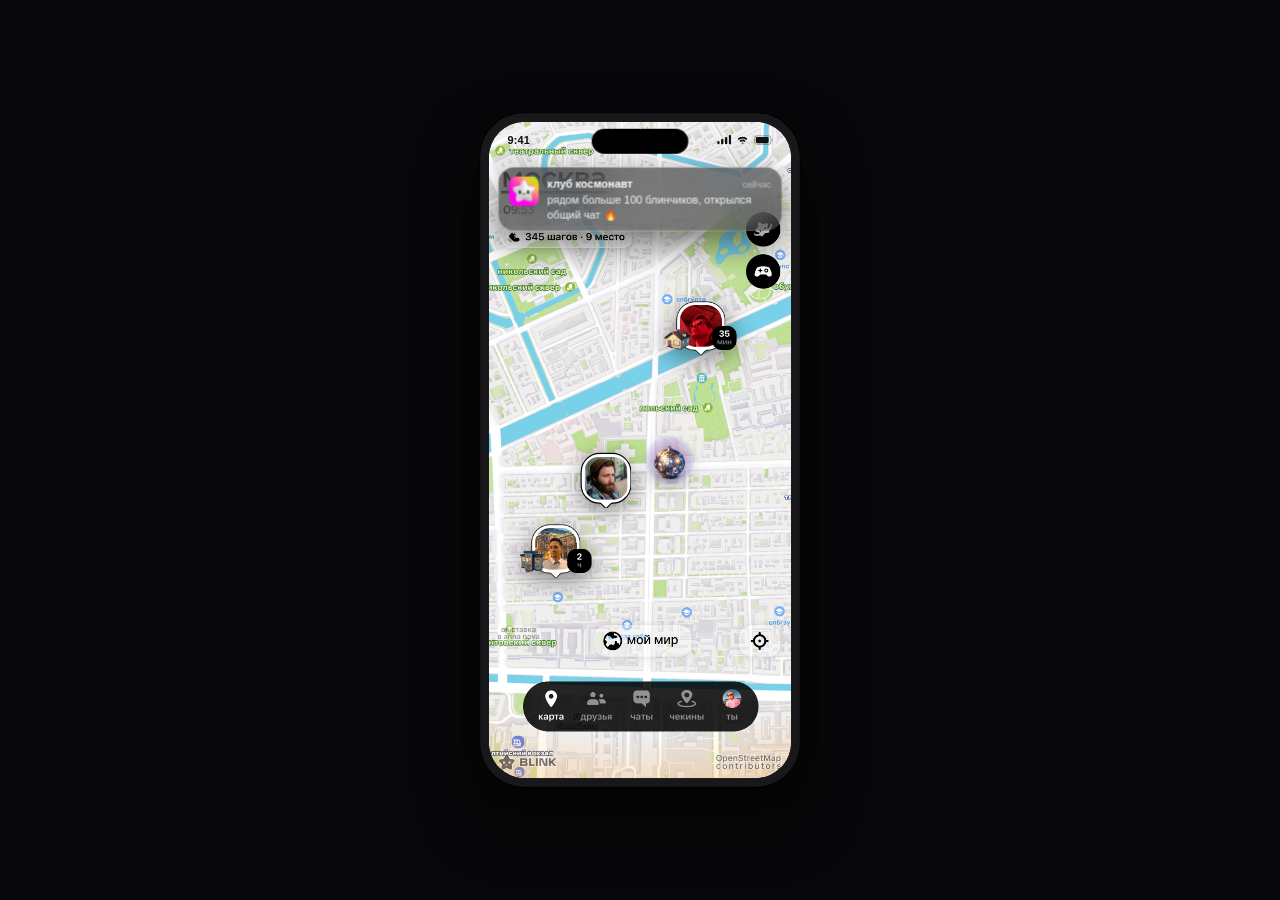
<file: prototypes/f1-events.html>
<!doctype html>
<html lang="ru">
<head>
<meta charset="utf-8" />
<meta name="viewport" content="width=device-width, initial-scale=1" />
<title>blink · чаты событий</title>
<link rel="stylesheet" href="shared.css?v=3" />
<style>
#f1 .f1-ev{display:flex; flex-direction:column; align-items:center}
#f1 .f1-evring{width:64px; height:64px; border-radius:50%; display:flex; align-items:center; justify-content:center; background:radial-gradient(circle, rgba(255,120,200,.5), rgba(140,120,255,.18) 60%, transparent 74%); animation:evpulse 2s ease-in-out infinite}
#f1 .f1-evring img{width:50px; height:50px; filter:drop-shadow(0 4px 12px rgba(0,0,0,.5))}
#f1 .f1-evcnt{margin-top:-2px; background:#fff; color:#000; font-family:var(--font-body); font-weight:800; font-size:12px; padding:3px 10px; border-radius:var(--r-pill); box-shadow:0 4px 12px rgba(0,0,0,.3); white-space:nowrap}
/* friend map pins — finished Pin 1 / Pin 2 graphics (photo + house + time baked in) */
#f1 .f1-imgpin{position:absolute; transform:translate(-50%,-100%); width:112px; height:auto; z-index:4; filter:drop-shadow(0 8px 16px rgba(0,0,0,.45))}
/* invite — matches «Вступление в чат.png» */
#f1 .f1-invite{flex:1; display:flex; flex-direction:column; align-items:center; padding:0 26px; text-align:center}
#f1 .f1-invite .top{flex:1; display:flex; flex-direction:column; align-items:center; justify-content:center; min-height:0}
#f1 .f1-evbadge{width:84px; height:84px; border-radius:24px; background:var(--surface-3); display:flex; align-items:center; justify-content:center}
#f1 .f1-evbadge img{width:52px; height:52px}
#f1 .f1-evtitle{font-size:30px; font-weight:800; letter-spacing:-.6px; text-transform:lowercase; margin:26px 0 6px}
#f1 .f1-evcount{font-size:14px; color:var(--text-muted); font-family:var(--font-body); margin-bottom:24px}
#f1 .f1-cluster{display:flex; justify-content:center; align-items:center; margin-bottom:18px}
#f1 .f1-cluster img{width:54px; height:54px; border-radius:15px; object-fit:cover; margin-left:-10px; box-shadow:0 4px 14px rgba(0,0,0,.45)}
#f1 .f1-cluster img:nth-child(1){margin-left:0; transform:rotate(-6deg)}
#f1 .f1-cluster img:nth-child(2){transform:rotate(3deg)}
#f1 .f1-cluster img:nth-child(3){transform:rotate(-3deg)}
#f1 .f1-cluster img:nth-child(4){transform:rotate(6deg)}
#f1 .f1-already{font-size:13.5px; color:var(--text-muted); font-family:var(--font-body); max-width:280px}
#f1 .f1-already b{color:#fff; font-weight:700}
#f1 .f1-actions{width:100%; display:flex; flex-direction:column; align-items:center; gap:4px; padding-bottom:26px}
/* chat header — SquareButton.svg / SquareButton-1.svg (black squircle, #242424 border) */
#f1 .f1-chat .ah{padding:8px 16px 14px}
#f1 .f1-chbtn{width:46px; height:46px; border-radius:11px; border:2px solid #242424; background:#000; color:#fff; display:flex; align-items:center; justify-content:center; cursor:pointer; flex:none; transition:.12s}
#f1 .f1-chbtn:hover{background:#141414} #f1 .f1-chbtn:active{transform:scale(.94)}
#f1 .f1-chbtn svg{width:20px; height:20px}
#f1 .f1-chttl{flex:1; min-width:0; display:flex; align-items:center; justify-content:center; gap:11px; cursor:pointer}
#f1 .f1-chttl img{width:46px; height:46px; border-radius:50%; object-fit:cover; flex:none}
#f1 .f1-chttl .nm{min-width:0; text-align:left}
#f1 .f1-chttl .nm b{display:block; font-weight:800; font-size:20px; text-transform:lowercase; line-height:1.1; letter-spacing:-.4px; white-space:nowrap}
#f1 .f1-chttl .nm span{font-size:13px; color:var(--text-muted); font-family:var(--font-body)}
/* outgoing bubbles are WHITE (per «текст.png»); incoming are gray #242424 */
#f1 .f1-chat .bubble{border-radius:21px}
#f1 .f1-chat .bubble.me{background:#fff; color:#0a0a0a}
#f1 .f1-chat .row.me .bubble.photo{background:#fff}
#f1 .f1-chat .bubble.in{background:#242424; color:#fff}
#f1 .f1-chat .typing i{background:rgba(255,255,255,.45)}
#f1 .f1-chat .who{color:#fff}
/* chat info / participants */
#f1 .f1-ihead{display:flex; flex-direction:column; align-items:center; padding:10px 16px 16px}
#f1 .f1-gavatar{width:88px; height:88px; border-radius:26px; overflow:hidden; box-shadow:0 8px 24px rgba(0,0,0,.45)}
#f1 .f1-gavatar img{width:100%; height:100%; object-fit:cover}
#f1 .f1-gtitle{font-weight:800; font-size:24px; letter-spacing:-.4px; text-transform:lowercase; margin:14px 0 16px}
#f1 .f1-gbtns{display:flex; gap:14px}
#f1 .f1-gbtn{width:50px; height:50px; border-radius:50%; border:none; background:var(--surface-2); color:#fff; display:flex; align-items:center; justify-content:center; cursor:pointer; transition:.12s}
#f1 .f1-gbtn:active{transform:scale(.94)} #f1 .f1-gbtn svg{width:21px; height:21px}
#f1 .f1-seclabel{display:flex; align-items:center; gap:8px; padding:6px 18px 6px; font-size:13.5px; color:var(--text-muted); text-transform:lowercase}
#f1 .f1-seclabel span{background:var(--surface-3); color:var(--text-soft); font-family:var(--font-body); font-weight:700; font-size:11px; padding:2px 8px; border-radius:var(--r-pill)}
#f1 .f1-prow{display:flex; align-items:center; gap:13px; padding:8px 16px}
#f1 .f1-prow:active{background:rgba(255,255,255,.03)}
#f1 .f1-addrow{cursor:pointer}
#f1 .f1-addic{width:46px; height:46px; border-radius:14px; background:var(--surface-2); display:flex; align-items:center; justify-content:center; flex:none}
#f1 .f1-addic svg{width:22px; height:22px}
#f1 .f1-addrow>span{color:var(--text-soft); font-size:15px}
#f1 .f1-pmeta{flex:1; min-width:0; line-height:1.22}
#f1 .f1-pmeta>b{display:block; font-size:16px; font-weight:700; text-transform:lowercase}
#f1 .f1-pmeta>span{font-size:13px; color:var(--text-muted); font-family:var(--font-body)}
#f1 .f1-mut{display:flex !important; align-items:center; gap:7px}
#f1 .f1-mut .facepile{display:flex}
#f1 .f1-mut .facepile img{width:20px; height:20px; border-radius:50%; border:2px solid #000; margin-left:-7px; object-fit:cover}
#f1 .f1-mut .facepile img:first-child{margin-left:0}
#f1 .f1-locbtn{width:54px; height:38px; border-radius:12px; border:1.5px solid var(--border); background:transparent; color:#fff; display:flex; align-items:center; justify-content:center; cursor:pointer; flex:none}
#f1 .f1-locbtn svg{width:20px; height:20px}
#f1 .f1-addbtn{width:54px; height:42px; border-radius:14px; border:none; background:linear-gradient(135deg,#7fd2ff,#a98bff); display:flex; align-items:center; justify-content:center; cursor:pointer; flex:none; transition:.12s}
#f1 .f1-addbtn:active{transform:scale(.94)} #f1 .f1-addbtn svg{width:21px; height:21px}
#f1 .f1-addbtn.sent{background:var(--surface-3)}
/* composer — elements from input_chat/ (Button_M*, Input_message.svg), per Bottom_bar_messenger.png */
#f1 .f1-loc{flex:none; text-align:center; font-family:var(--font-body); font-size:13.5px; color:var(--text-soft); padding:5px 0 9px; display:flex; align-items:center; justify-content:center; gap:4px}
#f1 .f1-loc svg{width:13px; height:13px; flex:none}
#f1 .f1-comp{flex:none; display:flex; align-items:center; gap:9px; padding:0 12px 14px}
#f1 .f1-aa{width:44px; height:44px; border-radius:14px; border:2px solid rgba(255,255,255,.15); background:rgba(255,255,255,.25); color:#fff; cursor:pointer; flex:none; display:flex; align-items:center; justify-content:center}
#f1 .f1-aa svg{width:26px; height:26px}
#f1 .f1-input{flex:1; min-width:0; height:44px; border-radius:14px; background:rgba(255,255,255,.25); display:flex; align-items:center; padding:0 6px 0 14px; gap:6px; border:2px solid rgba(255,255,255,.15); transition:border-color .15s var(--ease), box-shadow .15s var(--ease)}
#f1 .f1-input:focus-within{border-color:rgba(255,255,255,.38)}
#f1 .f1-input input{flex:1; min-width:0; background:none; border:none; outline:none; color:#fff; font-family:var(--font-body); font-size:16px}
#f1 .f1-input input::placeholder{color:var(--text-placeholder)}
#f1 .f1-stk{width:32px; height:32px; border:none; background:none; color:rgba(255,255,255,.3); display:flex; align-items:center; justify-content:center; cursor:pointer; flex:none}
#f1 .f1-stk svg{width:24px; height:24px}
#f1 .f1-sq{width:44px; height:44px; border-radius:14px; border:2px solid rgba(255,255,255,.15); background:rgba(255,255,255,.25); color:#fff; display:flex; align-items:center; justify-content:center; cursor:pointer; flex:none; transition:.12s}
#f1 .f1-sq svg{width:24px; height:24px}
#f1 .f1-sq:active{transform:scale(.94)}
#f1 .f1-mic.sending{background:#fff}
#f1 .f1-mic.sending .ic-mic{display:none}
#f1 .f1-mic.sending .ic-send{display:block !important}
</style>
</head>
<body class="proto-body">

<div id="f1">
<div class="fproto">
      <div class="phonewrap"><div class="phone"><div class="stage">

        <!-- MAP -->
        <div class="screen active" data-screen="f1-map">
          <div class="notch"></div>
          <div class="sb onmap"><span class="sb-time" style="color:#111">9:41</span><span class="sb-r" data-dark><svg width="18" height="12" viewBox="0 0 18 12" fill="#111"><rect x="0" y="7.5" width="3" height="4.5" rx="1"/><rect x="5" y="5" width="3" height="7" rx="1"/><rect x="10" y="2.5" width="3" height="9.5" rx="1"/><rect x="15" y="0" width="3" height="12" rx="1"/></svg><svg width="17" height="12" viewBox="0 0 17 12" fill="#111"><path d="M8.5 2.2c2.5 0 4.8 1 6.4 2.6l-1.5 1.5A7 7 0 0 0 8.5 4.3 7 7 0 0 0 3.6 6.4L2.1 4.8A9 9 0 0 1 8.5 2.2zm0 3.6c1.6 0 3 .6 4 1.7L11 9A4 4 0 0 0 8.5 7.9 4 4 0 0 0 6 9L4.5 7.5a5.6 5.6 0 0 1 4-1.7zm0 3.4 1.7 1.8H6.8z"/></svg><svg width="26" height="13" viewBox="0 0 26 13" fill="none"><rect x="1" y="1" width="21" height="11" rx="3.2" stroke="#111" stroke-opacity=".45"/><rect x="2.6" y="2.6" width="16.5" height="7.8" rx="1.8" fill="#111"/><path d="M23.6 4.7c.9.3.9 3.3 0 3.6z" fill="#111" fill-opacity=".5"/></svg></span></div>
          <div class="map" style="flex:1">
            <img class="shot" src="../el/map.png" alt=""/>
            <img class="el" src="../el/maptop.png" alt="" style="left:0; top:36px; width:390px"/>

            <!-- friends nearby — finished pin graphics (Pin 1 / Pin 2) -->
            <img class="f1-imgpin" src="../el/pin1.png" alt="" style="left:272px; top:300px"/>
            <img class="f1-imgpin" src="../el/pin2.png" alt="" style="left:86px; top:586px"/>
            <!-- наш пользователь — own pin -->
            <div class="pin" style="left:150px; top:500px; z-index:5"><div class="pin2"><img class="bg" src="../el/pinbg.svg"><img class="ph" src="../assets/faces/av13.jpg"></div></div>

            <!-- EVENT entry (disco icon) right next to your pin -->
            <div class="el tap f1-ev" id="f1enter" data-f1enter style="left:200px; top:402px">
              <div class="f1-evring"><img src="../icon.png" alt="клуб космонавт"/></div>
            </div>

            <!-- iOS push -->
            <div class="push" id="f1push" data-f1enter>
              <img class="appicon" src="../blink-logo.webp" alt=""/>
              <div class="pb">
                <div class="pt"><div class="ptop"><b>клуб космонавт</b><span class="tm">сейчас</span></div><span>рядом больше 100 блинчиков, открылся общий чат 🔥</span></div>
              </div>
            </div>

            <img class="el" src="../el/tools.png" alt="" style="left:0; bottom:140px; width:390px"/>
            <img class="el" src="../el/tabbar.png" alt="" style="left:0; bottom:4px; width:390px"/>
          </div>
        </div>

        <!-- INVITE (redrawn with prototype data, styled per «Вступление в чат») -->
        <div class="screen" data-screen="f1-invite">
          <div class="notch"></div>
          <div class="sb"><span class="sb-time">9:41</span><span class="sb-r"><svg width="18" height="12" viewBox="0 0 18 12" fill="#fff"><rect x="0" y="7.5" width="3" height="4.5" rx="1"/><rect x="5" y="5" width="3" height="7" rx="1"/><rect x="10" y="2.5" width="3" height="9.5" rx="1"/><rect x="15" y="0" width="3" height="12" rx="1"/></svg><svg width="17" height="12" viewBox="0 0 17 12" fill="#fff"><path d="M8.5 2.2c2.5 0 4.8 1 6.4 2.6l-1.5 1.5A7 7 0 0 0 8.5 4.3 7 7 0 0 0 3.6 6.4L2.1 4.8A9 9 0 0 1 8.5 2.2zm0 3.6c1.6 0 3 .6 4 1.7L11 9A4 4 0 0 0 8.5 7.9 4 4 0 0 0 6 9L4.5 7.5a5.6 5.6 0 0 1 4-1.7zm0 3.4 1.7 1.8H6.8z"/></svg><svg width="26" height="13" viewBox="0 0 26 13" fill="none"><rect x="1" y="1" width="21" height="11" rx="3.2" stroke="#fff" stroke-opacity=".45"/><rect x="2.6" y="2.6" width="16.5" height="7.8" rx="1.8" fill="#fff"/><path d="M23.6 4.7c.9.3.9 3.3 0 3.6z" fill="#fff" fill-opacity=".5"/></svg></span></div>
          <div class="f1-invite">
            <div class="top">
              <div class="f1-evbadge"><img src="../icon.png" alt=""/></div>
              <h3 class="f1-evtitle">клуб космонавт</h3>
              <div class="f1-evcount">47 человек</div>
              <div class="f1-cluster">
                <img src="../assets/faces/av47.jpg" alt=""/><img src="../assets/faces/av31.jpg" alt=""/><img src="../assets/faces/av5.jpg" alt=""/><img src="../assets/faces/av68.jpg" alt=""/>
              </div>
              <div class="f1-already">в чатике уже есть <b>лена, тюбик, марк, пётр</b></div>
            </div>
            <div class="f1-actions">
              <button class="cta" data-goto="f1-chat" id="f1join">вступить в чатик</button>
              <button class="textbtn" data-goto="f1-map">отмена</button>
            </div>
          </div>
        </div>

        <!-- CHAT -->
        <div class="screen f1-chat" data-screen="f1-chat">
          <div class="notch"></div>
          <div class="sb"><span class="sb-time">9:41</span><span class="sb-r"><svg width="18" height="12" viewBox="0 0 18 12" fill="#fff"><rect x="0" y="7.5" width="3" height="4.5" rx="1"/><rect x="5" y="5" width="3" height="7" rx="1"/><rect x="10" y="2.5" width="3" height="9.5" rx="1"/><rect x="15" y="0" width="3" height="12" rx="1"/></svg><svg width="17" height="12" viewBox="0 0 17 12" fill="#fff"><path d="M8.5 2.2c2.5 0 4.8 1 6.4 2.6l-1.5 1.5A7 7 0 0 0 8.5 4.3 7 7 0 0 0 3.6 6.4L2.1 4.8A9 9 0 0 1 8.5 2.2zm0 3.6c1.6 0 3 .6 4 1.7L11 9A4 4 0 0 0 8.5 7.9 4 4 0 0 0 6 9L4.5 7.5a5.6 5.6 0 0 1 4-1.7zm0 3.4 1.7 1.8H6.8z"/></svg><svg width="26" height="13" viewBox="0 0 26 13" fill="none"><rect x="1" y="1" width="21" height="11" rx="3.2" stroke="#fff" stroke-opacity=".45"/><rect x="2.6" y="2.6" width="16.5" height="7.8" rx="1.8" fill="#fff"/><path d="M23.6 4.7c.9.3.9 3.3 0 3.6z" fill="#fff" fill-opacity=".5"/></svg></span></div>
          <div class="ah line">
            <button class="f1-chbtn" data-goto="f1-map" aria-label="назад"><svg viewBox="13 13 20 20" fill="none"><path fill-rule="evenodd" clip-rule="evenodd" d="M20.1232 21.3319L31.4792 21.3319C31.9394 21.3319 32.3125 21.705 32.3125 22.1653L32.3125 23.8319C32.3125 24.2922 31.9394 24.6653 31.4792 24.6653L20.1232 24.6653L23.6046 28.1021C23.9322 28.4254 23.9356 28.953 23.6122 29.2805L22.4413 30.4666C22.118 30.7942 21.5904 30.7976 21.2629 30.4742L14.5912 23.8882C14.0955 23.3987 14.0955 22.5985 14.5912 22.109L21.2629 15.5229C21.5904 15.1996 22.118 15.203 22.4413 15.5305L23.6122 16.7166C23.9356 17.0442 23.9322 17.5718 23.6046 17.8951L20.1232 21.3319Z" fill="#fff"/></svg></button>
            <div class="f1-chttl" data-goto="f1-info">
              <img src="../assets/venues/club2.jpg" alt=""/>
              <div class="nm"><b>клуб космонавт</b><span>47 человек · идёт сейчас</span></div>
            </div>
            <button class="f1-chbtn" data-goto="f1-info" aria-label="позвонить"><svg viewBox="13 13 20 20" fill="none"><path fill-rule="evenodd" clip-rule="evenodd" d="M27.7429 25.3302C28.7645 25.8979 29.7867 26.4657 30.8082 27.0334C31.2479 27.2776 31.4408 27.7956 31.2677 28.2681C30.3887 30.6692 27.8146 31.9367 25.3925 31.0527C20.4328 29.2424 16.7565 25.5659 14.946 20.6062C14.062 18.1842 15.3295 15.61 17.7306 14.7311C18.2031 14.5579 18.7212 14.7508 18.9659 15.1905C19.533 16.2121 20.1008 17.2343 20.6685 18.2558C20.9347 18.735 20.8721 19.3039 20.5079 19.7131C20.0309 20.2499 19.5539 20.7866 19.0769 21.3228C20.0951 23.8023 22.1964 25.9036 24.6759 26.9218C25.2121 26.4447 25.7488 25.9678 26.2855 25.4908C26.6954 25.1266 27.2638 25.064 27.7429 25.3301L27.7429 25.3302Z" fill="#fff"/></svg></button>
          </div>
          <div class="msgs" id="f1msgs">
            <div class="daysep">сегодня</div>
            <div class="row in"><img class="av" style="width:28px;height:28px" src="../assets/faces/av47.jpg" alt=""/><div class="col"><span class="who">лена</span><div class="bubble in">вы где? мы у бара слева</div></div></div>
            <div class="row in"><img class="av" style="width:28px;height:28px" src="../assets/faces/av31.jpg" alt=""/><div class="col"><span class="who">тюбик</span><div class="bubble in photo"><img src="../assets/venues/club2.jpg" alt=""/><div class="cap">тут жара 🔥</div></div></div></div>
            <div class="row me"><div class="bubble me">идём, заняли столик у сцены</div></div>
            <div class="row in"><img class="av" style="width:28px;height:28px" src="../assets/faces/av5.jpg" alt=""/><div class="col"><span class="who">марк</span><div class="bubble in">диджей сегодня просто топ 🎧</div></div></div>
            <div class="row in"><img class="av" style="width:28px;height:28px" src="../assets/faces/av68.jpg" alt=""/><div class="col"><span class="who">пётр</span><div class="bubble in big">это лучший сет 🔊</div></div></div>
          </div>
          <div class="f1-loc"><svg viewBox="0 0 24 24" fill="none" stroke="currentColor" stroke-width="2" stroke-linejoin="round"><path d="M12 21s-7-7.6-7-12a7 7 0 0 1 14 0c0 4.4-7 12-7 12z"/><circle cx="12" cy="9" r="2.5"/></svg>космонавт &nbsp;›</div>
          <div class="f1-comp composer">
            <button class="f1-aa" aria-label="формат"><svg viewBox="8 8 28 28" fill="none"><path d="M11.5625 29.291C10.2441 29.291 9.45312 28.5391 9.45312 27.2891C9.45312 26.9277 9.56055 26.4004 9.74609 25.9023L12.9004 17.1914C13.5059 15.4824 14.5312 14.7109 16.1816 14.7109C17.9492 14.7109 18.9648 15.4531 19.5996 17.1914L22.7832 25.9023C22.9785 26.4395 23.0566 26.8301 23.0566 27.2793C23.0566 28.4512 22.1875 29.291 20.9863 29.291C19.7656 29.291 19.1309 28.7344 18.7793 27.3672L18.5352 26.4102H13.9453L13.7012 27.2988C13.3105 28.7148 12.6855 29.291 11.5625 29.291ZM14.7266 23.3242H17.666L16.2012 18.207H16.123L14.7266 23.3242Z" fill="#fff"/><path d="M27.4414 29.2031C25.4785 29.2031 23.8086 27.8555 23.8086 25.9121C23.8086 23.8418 25.4004 22.7188 28.2812 22.543L30.6445 22.3965V21.8691C30.6445 21.1465 30.0977 20.7559 29.3457 20.7559C28.7207 20.7559 28.4082 20.9219 27.7148 21.5566C27.2461 21.9863 26.7383 22.2012 26.1426 22.2012C25.1953 22.2012 24.5215 21.6152 24.5215 20.7852C24.5215 20.541 24.541 20.3848 24.5996 20.1895C25.0098 18.8125 26.875 17.9922 29.5605 17.9922C32.5488 17.9922 34.5508 19.4863 34.5508 21.6738V27.2793C34.5508 28.666 33.7207 29.291 32.5684 29.291C31.5137 29.291 30.7715 28.7734 30.6445 27.6016H30.5664C30 28.6562 28.6914 29.2031 27.4414 29.2031ZM28.9355 26.5273C29.8242 26.5273 30.6445 26.0293 30.6445 25.2383V24.5352L28.9453 24.6523C28.1836 24.7109 27.7539 25.0723 27.7539 25.5996C27.7539 26.1855 28.2324 26.5273 28.9355 26.5273Z" fill="#fff"/></svg></button>
            <div class="f1-input"><input type="text" placeholder="написать…" data-input/>
              <button class="f1-stk" aria-label="стикеры"><svg viewBox="0 0 24 24" fill="none" stroke="currentColor" stroke-width="1.8"><circle cx="12" cy="12" r="9"/><path d="M8.5 14.5s1.3 1.6 3.5 1.6 3.5-1.6 3.5-1.6" stroke-linecap="round"/><circle cx="9" cy="10" r="1" fill="currentColor" stroke="none"/><circle cx="15" cy="10" r="1" fill="currentColor" stroke="none"/></svg></button>
            </div>
            <button class="f1-sq" aria-label="фото"><svg viewBox="8 8 28 28" fill="none"><circle cx="17.5" cy="18" r="2" fill="#fff"/><path d="M21.6903 22.0796L15 31H30L32.5 29.5L26.4221 21.992C25.1927 20.4733 22.8627 20.5164 21.6903 22.0796Z" fill="#fff" clip-path="url(#f1phclip)"/><rect x="12" y="12" width="20" height="20" rx="5" stroke="#fff" stroke-width="2"/><defs><clipPath id="f1phclip"><rect x="13" y="13" width="18" height="18" rx="4"/></clipPath></defs></svg></button>
            <button class="f1-sq f1-mic" data-send aria-label="отправить"><svg class="ic-mic" viewBox="8 8 28 28" fill="none"><path d="M30 23.125C30 26.975 25.85 30.125 22 30.125M22 30.125C18.15 30.125 14 26.975 14 23.125M22 30.125V34.0002" stroke="#fff" stroke-width="2" stroke-linecap="round" stroke-linejoin="round"/><path d="M18 21.9375V15C18 13.3431 19.3431 12 21 12H22.9999C24.6568 12 25.9999 13.3431 25.9999 15V21.9375C25.9999 24.1875 24.1875 26 22 26C19.8125 26 18 24.1375 18 21.9375Z" fill="#fff" stroke="#fff" stroke-width="2" stroke-linecap="round" stroke-linejoin="round"/></svg><svg class="ic-send" viewBox="0 0 24 24" fill="none" stroke="#000" stroke-width="2.3" stroke-linecap="round" stroke-linejoin="round" style="display:none"><path d="M12 19V5M6 11l6-6 6 6"/></svg></button>
          </div>
        </div>

        <!-- CHAT INFO / participants (tap the chat header) -->
        <div class="screen" data-screen="f1-info">
          <div class="notch"></div>
          <div class="sb"><span class="sb-time">9:41</span><span class="sb-r"><svg width="18" height="12" viewBox="0 0 18 12" fill="#fff"><rect x="0" y="7.5" width="3" height="4.5" rx="1"/><rect x="5" y="5" width="3" height="7" rx="1"/><rect x="10" y="2.5" width="3" height="9.5" rx="1"/><rect x="15" y="0" width="3" height="12" rx="1"/></svg><svg width="17" height="12" viewBox="0 0 17 12" fill="#fff"><path d="M8.5 2.2c2.5 0 4.8 1 6.4 2.6l-1.5 1.5A7 7 0 0 0 8.5 4.3 7 7 0 0 0 3.6 6.4L2.1 4.8A9 9 0 0 1 8.5 2.2zm0 3.6c1.6 0 3 .6 4 1.7L11 9A4 4 0 0 0 8.5 7.9 4 4 0 0 0 6 9L4.5 7.5a5.6 5.6 0 0 1 4-1.7zm0 3.4 1.7 1.8H6.8z"/></svg><svg width="26" height="13" viewBox="0 0 26 13" fill="none"><rect x="1" y="1" width="21" height="11" rx="3.2" stroke="#fff" stroke-opacity=".45"/><rect x="2.6" y="2.6" width="16.5" height="7.8" rx="1.8" fill="#fff"/><path d="M23.6 4.7c.9.3.9 3.3 0 3.6z" fill="#fff" fill-opacity=".5"/></svg></span></div>
          <div class="ah">
            <button class="ico" data-goto="f1-chat" aria-label="назад"><svg viewBox="0 0 24 24" fill="none" stroke="#fff" stroke-width="2.2" stroke-linecap="round" stroke-linejoin="round"><path d="M15 18l-6-6 6-6"/></svg></button>
            <div style="flex:1"></div>
            <button class="ico" aria-label="изменить"><svg viewBox="0 0 24 24" fill="none" stroke="#fff" stroke-width="2" stroke-linecap="round" stroke-linejoin="round"><path d="M4 20h4L18.5 9.5a2.1 2.1 0 0 0-3-3L5 17v3z"/></svg></button>
          </div>
          <div class="scroll">
            <div class="f1-ihead">
              <div class="f1-gavatar"><img src="../assets/venues/club2.jpg" alt=""/></div>
              <div class="f1-gtitle">клуб космонавт</div>
              <div class="f1-gbtns">
                <button class="f1-gbtn" aria-label="позвонить"><svg viewBox="0 0 24 24" fill="#fff"><path d="M6.6 10.8c1.4 2.8 3.8 5.2 6.6 6.6l2.2-2.2c.3-.3.7-.4 1-.2 1.1.4 2.4.6 3.6.6.6 0 1 .4 1 1V20c0 .6-.4 1-1 1C10.8 21 3 13.2 3 3.4c0-.6.4-1 1-1h3.5c.6 0 1 .4 1 1 0 1.3.2 2.5.6 3.6.1.4 0 .8-.3 1.1z"/></svg></button>
                <button class="f1-gbtn" aria-label="уведомления"><svg viewBox="0 0 24 24" fill="none" stroke="#fff" stroke-width="2" stroke-linecap="round" stroke-linejoin="round"><path d="M6 9a6 6 0 0 1 12 0c0 4.5 1.8 5.6 1.8 5.6H4.2S6 13.5 6 9z"/><path d="M10 19a2 2 0 0 0 4 0"/></svg></button>
                <button class="f1-gbtn" aria-label="ещё"><svg viewBox="0 0 24 24" fill="#fff"><circle cx="5.5" cy="12" r="1.8"/><circle cx="12" cy="12" r="1.8"/><circle cx="18.5" cy="12" r="1.8"/></svg></button>
              </div>
            </div>
            <div class="f1-seclabel">участники <span>47</span></div>
            <div class="f1-prow f1-addrow">
              <div class="f1-addic"><svg viewBox="0 0 24 24" fill="none" stroke="var(--text-soft)" stroke-width="2" stroke-linecap="round"><circle cx="9" cy="8" r="3.2"/><path d="M3.6 19c.6-3.2 3-5 5.4-5 .9 0 1.8.2 2.5.6"/><path d="M17 11.5v5M14.5 14h5"/></svg></div>
              <span>добавить участника</span>
            </div>
            <div class="f1-prow"><img class="av sq" style="width:46px;height:46px" src="../assets/faces/av16.jpg"><div class="f1-pmeta"><b>sanek</b><span>создал чатик</span></div></div>
            <div class="f1-prow"><img class="av sq" style="width:46px;height:46px" src="../assets/faces/av25.jpg"><div class="f1-pmeta"><b>юльчик</b><span>10 м</span></div><button class="f1-locbtn" aria-label="на карте"><svg viewBox="0 0 24 24" fill="none" stroke="#fff" stroke-width="2" stroke-linecap="round"><circle cx="12" cy="12" r="3.2"/><path d="M12 2.5v3M12 18.5v3M2.5 12h3M18.5 12h3"/></svg></button></div>
            <div class="f1-prow"><img class="av sq" style="width:46px;height:46px" src="../assets/faces/av44.jpg"><div class="f1-pmeta"><b>артём</b><span>12 км</span></div><button class="f1-locbtn" aria-label="на карте"><svg viewBox="0 0 24 24" fill="none" stroke="#fff" stroke-width="2" stroke-linecap="round"><circle cx="12" cy="12" r="3.2"/><path d="M12 2.5v3M12 18.5v3M2.5 12h3M18.5 12h3"/></svg></button></div>
            <div class="f1-prow"><img class="av sq" style="width:46px;height:46px" src="../assets/faces/av50.jpg"><div class="f1-pmeta"><b>ирэн</b><span class="f1-mut"><span class="facepile"><img src="../assets/faces/av23.jpg"><img src="../assets/faces/av5.jpg"><img src="../assets/faces/av31.jpg"></span>+2 · 5 общих</span></div><button class="f1-addbtn" data-add aria-label="добавить"><svg viewBox="0 0 24 24" fill="none" stroke="#000" stroke-width="2" stroke-linecap="round"><circle cx="9" cy="8" r="3.2"/><path d="M3.6 19c.6-3.2 3-5 5.4-5 .9 0 1.8.2 2.5.6"/><path d="M17 11.5v5M14.5 14h5"/></svg></button></div>
            <div class="f1-prow"><img class="av sq" style="width:46px;height:46px" src="../assets/faces/av5.jpg"><div class="f1-pmeta"><b>bezai</b><span class="f1-mut"><span class="facepile"><img src="../assets/faces/av47.jpg"><img src="../assets/faces/av44.jpg"><img src="../assets/faces/av68.jpg"></span>+3 · 6 общих</span></div><button class="f1-addbtn" data-add aria-label="добавить"><svg viewBox="0 0 24 24" fill="none" stroke="#000" stroke-width="2" stroke-linecap="round"><circle cx="9" cy="8" r="3.2"/><path d="M3.6 19c.6-3.2 3-5 5.4-5 .9 0 1.8.2 2.5.6"/><path d="M17 11.5v5M14.5 14h5"/></svg></button></div>
          </div>
        </div>

      </div></div></div>
    </div>
</div>

<script src="shared.js?v=2"></script>
<script>
/* ===== F1: live chat feed ===== */
(function(){
  var root=document.getElementById('f1'); if(!root) return;
  var msgs=root.querySelector('#f1msgs');
  var feed=[
    {s:'in', who:'соня', c:'#c18cff', av:'av33', t:'мы подходим, нас четверо 👋'},
    {s:'in', who:'лена', c:'#5ff780', av:'av47', t:'у бара очередь, берите сразу по две'},
    {s:'in', who:'марк', c:'#6ab2ff', av:'av5', t:'после космонавта идём на крышу, кто с нами?'},
    {s:'in', who:'тюбик', c:'#ff75e1', av:'av31', t:'я в деле 🙌'},
    {s:'in', who:'кира', c:'#ffb269', av:'av23', t:'нашла столик у колонок, го к нам'}
  ];
  var i=0, started=false, timer=null;
  function appendTyping(f){
    var row=document.createElement('div'); row.className='row in'; row.dataset.tmp='1';
    row.innerHTML='<img class="av" style="width:28px;height:28px" src="../assets/faces/'+f.av+'.jpg"><div class="col"><div class="bubble in" style="padding:0"><div class="typing"><i></i><i></i><i></i></div></div></div>';
    msgs.appendChild(row); msgs.scrollTop=msgs.scrollHeight; return row;
  }
  function bubbleHtml(f){
    if(f.s==='me'){
      if(f.photo) return '<div class="row me msg-enter"><div class="bubble me photo"><img src="'+f.photo+'"></div></div>';
      return '<div class="row me msg-enter"><div class="bubble me">'+f.t+'</div></div>';
    }
    var inner = f.photo ? '<div class="bubble in photo"><img src="'+f.photo+'"></div>' : '<div class="bubble in">'+f.t+'</div>';
    return '<div class="row in msg-enter"><img class="av" style="width:28px;height:28px" src="../assets/faces/'+f.av+'.jpg"><div class="col"><span class="who">'+f.who+'</span>'+inner+'</div></div>';
  }
  function step(){
    if(i>=feed.length){ return; }            // one batch only — no loop, no duplicates
    var f=feed[i++];
    var tr=appendTyping(f);
    timer=setTimeout(function(){
      tr.remove();
      msgs.insertAdjacentHTML('beforeend', bubbleHtml(f));
      msgs.scrollTop=msgs.scrollHeight;
      timer=setTimeout(step, 2600);
    }, 1100);
  }
  function start(){ if(started) return; started=true; timer=setTimeout(step, 1500); }

  // joined flow: entry opens invite first; once joined, it opens the chat directly
  var phone=root.querySelector('.phone'); var joined=false;
  var join=root.querySelector('#f1join');
  if(join) join.addEventListener('click', function(){ joined=true; start(); });
  root.querySelectorAll('[data-f1enter]').forEach(function(el){
    el.addEventListener('click', function(){ window.Proto.show(phone, joined ? 'f1-chat' : 'f1-invite'); });
  });
  var chat=root.querySelector('[data-screen="f1-chat"]');
  new MutationObserver(function(){ if(chat.classList.contains('active')) start(); }).observe(chat,{attributes:true,attributeFilter:['class']});

  // participants add-friend buttons -> check
  root.addEventListener('click', function(e){
    var a=e.target.closest('.f1-addbtn'); if(a && !a.classList.contains('sent')){ a.classList.add('sent');
      a.innerHTML='<svg viewBox="0 0 24 24" fill="none" stroke="#5ff780" stroke-width="2.6" stroke-linecap="round" stroke-linejoin="round"><path d="M5 12l4 4 10-11"/></svg>'; }
  });

  // composer mic <-> send toggle
  var cinput=root.querySelector('[data-screen="f1-chat"] [data-input]');
  var mic=root.querySelector('.f1-mic');
  function syncMic(){ if(cinput&&mic) mic.classList.toggle('sending', cinput.value.trim().length>0); }
  if(cinput) cinput.addEventListener('input', syncMic);
  if(mic) mic.addEventListener('click', function(){ setTimeout(syncMic, 0); });

  // push: replay the drop-in when F1 scrolls into view
  var push=root.querySelector('#f1push');
  if(push && 'IntersectionObserver' in window){
    new IntersectionObserver(function(es){ es.forEach(function(en){ if(en.isIntersecting){ push.classList.remove('replay'); void push.offsetWidth; push.classList.add('replay'); } }); }, {threshold:.35}).observe(phone);
  }
})();
</script>
</body>
</html>
</file>
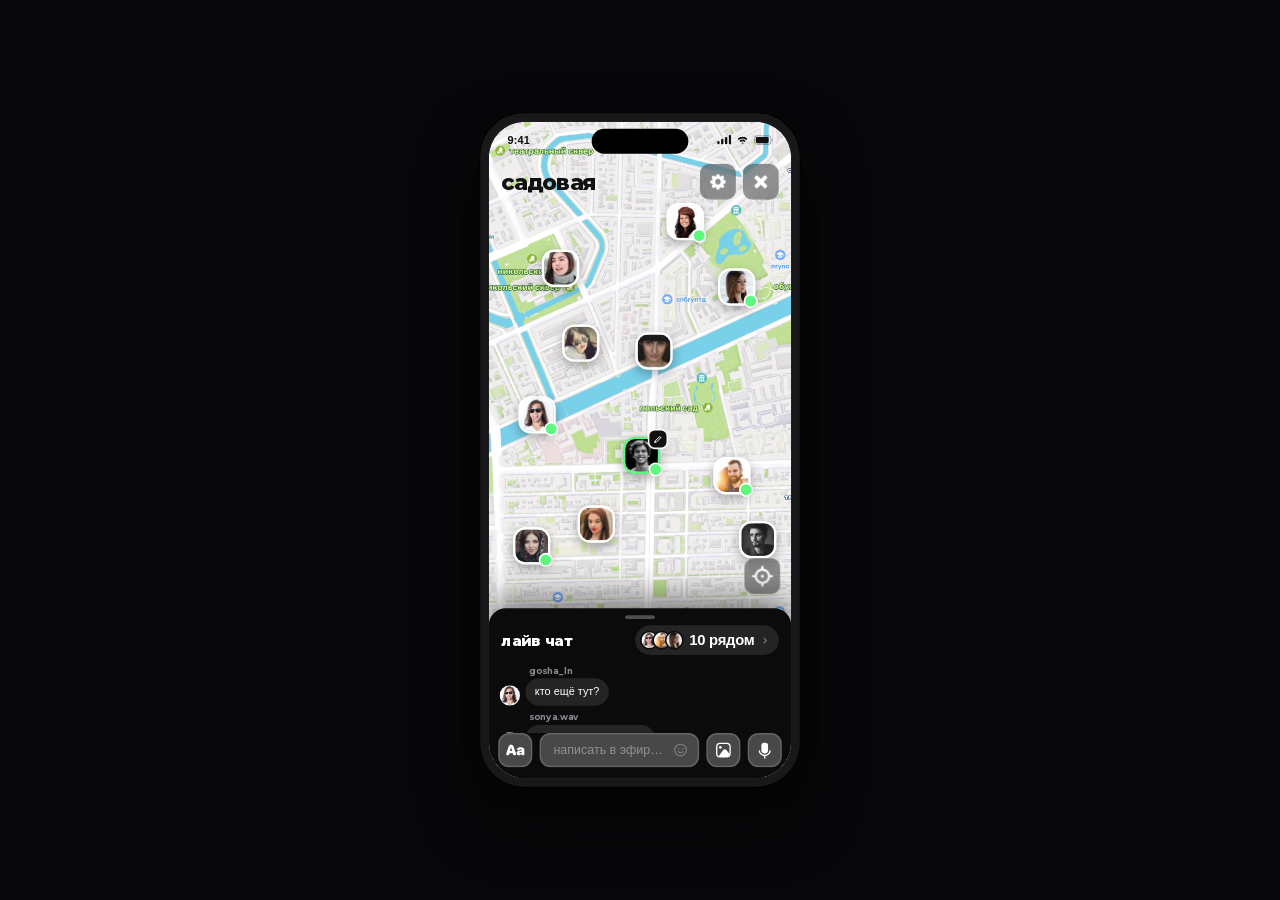
<file: prototypes/f3-people.html>
<!doctype html>
<html lang="ru">
<head>
<meta charset="utf-8" />
<meta name="viewport" content="width=device-width, initial-scale=1" />
<title>blink · люди рядом</title>
<link rel="stylesheet" href="shared.css?v=4" />
<style>
/* ===== F3 — люди рядом (карта + лента) ===== */

/* pannable world: map + pins */
#f3 .f3-world{position:absolute; inset:0; z-index:1}
#f3 .f3-world.anim{transition:transform .55s var(--ease)}
#f3 .f3-mapimg{position:absolute; inset:0; width:100%; height:100%; object-fit:cover; object-position:50% 30%}

/* person pin — squircle avatar + white 2-line status bubble (Pin + status.png) */
#f3 .f3-p{position:absolute; transform:translate(-50%,-100%); display:flex; flex-direction:column; align-items:center; z-index:4; cursor:pointer; transition:opacity .35s var(--ease), transform .35s var(--ease)}
#f3 .f3-p .bub{position:relative; width:max-content; max-width:148px; background:#fff; color:#111; font-family:var(--font-body); font-size:11.5px; font-weight:600; line-height:1.28; padding:7px 11px; border-radius:14px; text-align:center; box-shadow:0 6px 16px rgba(0,0,0,.28); margin-bottom:9px;
  display:-webkit-box; -webkit-line-clamp:2; -webkit-box-orient:vertical; overflow:hidden}
#f3 .f3-p .bub::after{content:""; position:absolute; left:50%; bottom:-5px; transform:translateX(-50%); width:0;height:0; border-left:6px solid transparent; border-right:6px solid transparent; border-top:6px solid #fff}
#f3 .f3-p .avw{position:relative}
#f3 .f3-p .sq{width:48px; height:48px; border-radius:16px; object-fit:cover; border:3px solid #fff; box-shadow:0 5px 14px rgba(0,0,0,.3); display:block; background:#ddd}
#f3 .f3-p.online .avw::after{content:""; position:absolute; right:-3px; bottom:-3px; width:14px; height:14px; border-radius:50%; background:var(--green); border:2.5px solid #fff}
#f3 .f3-p.you .sq{border-color:var(--green)}
#f3 .f3-p.you{z-index:5}
#f3 .f3-p.you .bub{background:var(--green); box-shadow:0 6px 18px rgba(95,247,128,.35)}
#f3 .f3-p.you .bub::after{border-top-color:var(--green)}
#f3 .f3-p .ttl{position:absolute; left:50%; transform:translateX(-50%); bottom:-9px; background:#111; color:#fff; font-family:var(--font-body); font-size:9.5px; font-weight:700; padding:2px 7px; border-radius:8px; white-space:nowrap; border:1.5px solid #fff}
#f3 .f3-edit{position:absolute; right:-10px; top:-10px; width:26px; height:26px; border-radius:9px; background:#111; border:2px solid #fff; display:flex; align-items:center; justify-content:center; cursor:pointer; z-index:2; padding:0}
#f3 .f3-edit svg{width:12px; height:12px}

/* focus state */
#f3 .f3-scr.focus-on .f3-p:not(.foc):not(.you){opacity:.25; filter:saturate(.5)}
#f3 .f3-scr.focus-on .f3-p.foc{transform:translate(-50%,-100%) scale(1.12)}

/* mini-event pin */
#f3 .f3-p.ev .duo{display:flex}
#f3 .f3-p.ev .duo .sq{width:42px; height:42px; border-radius:14px}
#f3 .f3-p.ev .duo .sq+.sq{margin-left:-14px}
#f3 .f3-p.ev .bub{background:var(--green)}
#f3 .f3-p.ev .bub::after{border-top-color:var(--green)}

/* top nav — buttons from around-icons/PA (46px, rx12, black 40%) */
#f3 .f3-topnav{position:absolute; left:0; right:0; top:48px; z-index:7; display:flex; align-items:center; gap:9px; padding:6px 16px}
#f3 .f3-place{flex:1; font-weight:800; font-size:28px; letter-spacing:-.8px; text-transform:lowercase; color:#111}
#f3 .f3-sq{width:46px; height:46px; border:none; border-radius:12px; background:rgba(0,0,0,.4); backdrop-filter:blur(10px); display:flex; align-items:center; justify-content:center; cursor:pointer; flex:none; transition:.12s}
#f3 .f3-sq:active{transform:scale(.94)}
#f3 .f3-sq svg{width:20px; height:20px}

/* locate — around-icons/SquareButton.svg (crosshair target) */
#f3 .f3-locate{position:absolute; right:14px; bottom:236px; z-index:8; width:46px; height:46px; border:none; border-radius:12px; background:rgba(0,0,0,.4); backdrop-filter:blur(10px); display:flex; align-items:center; justify-content:center; cursor:pointer; transition:.12s}
#f3 .f3-locate:active{transform:scale(.92)}
#f3 .f3-locate svg{width:28px; height:28px}

/* панель: чат — главный экран, список людей — вложенный (push-переход) */
#f3 .f3-views{flex:1; position:relative; overflow:hidden; min-height:0}
#f3 .f3-view{position:absolute; inset:0; display:flex; flex-direction:column; transition:transform .38s var(--ease); background:#0b0b0c}
#f3 .f3-view.chatv{transform:translateX(0)}
#f3 .f3-view.peoplev{transform:translateX(103%)}
#f3 .f3-views.people .chatv{transform:translateX(-26%)}
#f3 .f3-views.people .peoplev{transform:translateX(0)}
/* чип «N рядом» с фейспайлом — вход в список */
#f3 .f3-pchip{height:38px; border:none; border-radius:var(--r-pill); background:var(--surface-2); display:flex; align-items:center; gap:7px; padding:0 11px 0 6px; cursor:pointer; flex:none; transition:.12s}
#f3 .f3-pchip:active{transform:scale(.96)}
#f3 .f3-pchip .fp{display:flex}
#f3 .f3-pchip .fp img{width:24px; height:24px; border-radius:50%; border:2px solid #0b0b0c; margin-left:-8px; object-fit:cover}
#f3 .f3-pchip .fp img:first-child{margin-left:0}
#f3 .f3-pchip b{font-family:var(--font-body); font-weight:700; font-size:13px; color:#fff; white-space:nowrap}
#f3 .f3-pchip svg{width:13px; height:13px; flex:none}
/* лайв чат */
#f3 .f3-msgs{flex:1; overflow-y:auto; padding:2px 14px 10px; display:flex; flex-direction:column; gap:7px}
#f3 .f3-msgs::-webkit-scrollbar{width:0}
#f3 .f3-msgs .bubble{font-size:14px; border-radius:18px}
#f3 .f3-msgs .bubble.in{background:#242424; color:#fff}
#f3 .f3-msgs .bubble.me{background:#fff; color:#0a0a0a}
#f3 .f3-msgs .who{color:#8a8a93}

/* ===== bottom panel: лента-дублёр карты ===== */
#f3 .f3-panel{position:absolute; left:0; right:0; bottom:0; height:218px; z-index:9; background:#0b0b0c; border-radius:22px 22px 0 0; box-shadow:0 -14px 44px rgba(0,0,0,.5); display:flex; flex-direction:column; transition:height .42s var(--ease), transform .42s var(--ease)}
#f3 .f3-panel.up{height:66%}
#f3 .f3-panel.hidden{transform:translateY(106%)}
#f3 .f3-panel.drag{transition:none}
#f3 .f3-panel .grab{cursor:grab; touch-action:none}
#f3 .f3-phd{touch-action:none; cursor:grab}
#f3 .f3-phd button{cursor:pointer}
#f3 .f3-phd{display:flex; align-items:center; gap:8px; padding:4px 16px 10px; flex:none}
#f3 .f3-phd b{font-weight:800; font-size:19px; letter-spacing:-.3px; text-transform:lowercase; color:#fff}
#f3 .f3-phd .cnt{font-family:var(--font-body); font-weight:700; font-size:17px; color:#7a7a82}
#f3 .f3-phd .sp{flex:1}
#f3 .f3-hb{width:38px; height:38px; border:none; border-radius:12px; background:var(--surface-2); color:#fff; display:flex; align-items:center; justify-content:center; cursor:pointer; flex:none; transition:.12s; position:relative}
#f3 .f3-hb:active{transform:scale(.92)}
#f3 .f3-hb svg{width:18px; height:18px}
#f3 .f3-hb .fdot{position:absolute; right:6px; top:6px; width:7px; height:7px; border-radius:50%; background:var(--green); display:none}
#f3 .f3-hb.on .fdot{display:block}
#f3 .f3-hb.spin svg{animation:f3rot .7s linear}
@keyframes f3rot{to{transform:rotate(360deg)}}

/* композер — как в чате первого прототипа (элементы из input_chat/) */
#f3 .f3-comp{flex:none; display:flex; align-items:center; gap:9px; padding:0 12px 14px}
#f3 .f3c-aa{width:44px; height:44px; border-radius:14px; border:2px solid rgba(255,255,255,.15); background:rgba(255,255,255,.25); color:#fff; cursor:pointer; flex:none; display:flex; align-items:center; justify-content:center}
#f3 .f3c-aa svg{width:26px; height:26px}
#f3 .f3c-input{flex:1; min-width:0; height:44px; border-radius:14px; background:rgba(255,255,255,.25); display:flex; align-items:center; padding:0 6px 0 14px; gap:6px; border:2px solid rgba(255,255,255,.15); transition:border-color .15s var(--ease), box-shadow .15s var(--ease)}
#f3 .f3c-input:focus-within{border-color:rgba(255,255,255,.38)}
#f3 .f3c-input input{flex:1; min-width:0; background:none; border:none; outline:none; color:#fff; font-family:var(--font-body); font-size:16px}
#f3 .f3c-input input::placeholder{color:var(--text-placeholder)}
#f3 .f3c-stk{width:32px; height:32px; border:none; background:none; color:rgba(255,255,255,.3); display:flex; align-items:center; justify-content:center; cursor:pointer; flex:none}
#f3 .f3c-stk svg{width:24px; height:24px}
#f3 .f3c-sq{width:44px; height:44px; border-radius:14px; border:2px solid rgba(255,255,255,.15); background:rgba(255,255,255,.25); color:#fff; display:flex; align-items:center; justify-content:center; cursor:pointer; flex:none; transition:.12s}
#f3 .f3c-sq svg{width:24px; height:24px}
#f3 .f3c-sq:active{transform:scale(.94)}
#f3 .f3c-mic.sending{background:#fff}
#f3 .f3c-mic.sending .ic-mic{display:none}
#f3 .f3c-mic.sending .ic-send{display:block !important}

#f3 .f3-list{flex:1; overflow-y:auto; padding:0 8px 12px; -webkit-overflow-scrolling:touch}
#f3 .f3-list::-webkit-scrollbar{width:0}
#f3 .f3-row{display:flex; align-items:center; gap:11px; padding:8px 8px; border-radius:14px; transition:background .12s}
#f3 .f3-row:active{background:rgba(255,255,255,.04)}
#f3 .f3-row .avw{position:relative; flex:none}
#f3 .f3-row .sqa{width:44px; height:44px; border-radius:14px; object-fit:cover; display:block; background:#222}
#f3 .f3-row.online .avw::after{content:""; position:absolute; right:-2px; bottom:-2px; width:12px; height:12px; border-radius:50%; background:var(--green); border:2.5px solid #0b0b0c}
#f3 .f3-row .meta{flex:1; min-width:0; line-height:1.25}
#f3 .f3-row .meta b{display:block; font-weight:700; font-size:15px; color:#fff; text-transform:lowercase; white-space:nowrap; overflow:hidden; text-overflow:ellipsis}
#f3 .f3-row .meta span{display:block; font-family:var(--font-body); font-size:12.5px; color:#8a8a93; white-space:nowrap; overflow:hidden; text-overflow:ellipsis}
#f3 .f3-row .meta span.on{color:var(--green)}
/* row buttons — around-icons/ContactCard (48×36, rx12) */
#f3 .f3-rb{width:48px; height:36px; border:none; border-radius:12px; background:none; padding:0; display:flex; align-items:center; justify-content:center; cursor:pointer; flex:none; transition:.12s}
#f3 .f3-rb:active{transform:scale(.92)}
#f3 .f3-rb svg{width:48px; height:36px; display:block}
#f3 .f3-rb.msg{background:#1A1A1A}
#f3 .f3-rb.snd{background:transparent; border:1px solid #494949}
#f3 .f3-rb.snd.sent{border-color:rgba(95,247,128,.5); background:var(--green-tint)}
#f3 .f3-rb.snd.sent svg path{fill:var(--green); opacity:1}
#f3 .f3-empty{padding:26px 16px; text-align:center; font-family:var(--font-body); font-size:13.5px; color:#8a8a93}

/* ===== focus card (Modal _ Profile.png) ===== */
#f3 .f3-fcard{position:absolute; left:0; right:0; bottom:0; z-index:11; background:#0b0b0c; border-radius:22px 22px 0 0; box-shadow:0 -20px 60px rgba(0,0,0,.6); transform:translateY(104%); transition:transform .42s var(--ease); padding:0 20px 22px}
#f3 .f3-fcard.open{transform:translateY(0)}
#f3 .f3-fst{font-family:var(--font-body); font-weight:600; font-size:20px; line-height:1.3; color:#fff; margin:10px 0 18px}
#f3 .f3-fst.none{color:#8a8a93; font-size:16px}
#f3 .f3-frow{display:flex; align-items:center; gap:12px}
#f3 .f3-frow .sqa{width:52px; height:52px; border-radius:17px; object-fit:cover; flex:none}
#f3 .f3-frow .nm{flex:1; min-width:0; font-family:var(--font-body); font-weight:700; font-size:19px; color:#fff; white-space:nowrap; overflow:hidden; text-overflow:ellipsis}
#f3 .f3-fbtn{height:48px; padding:0 20px; border:none; border-radius:16px; background:var(--surface-2); color:#fff; font-family:var(--font-ui); font-weight:700; font-size:15px; letter-spacing:.6px; cursor:pointer; flex:none; transition:.12s}
#f3 .f3-fbtn:active{transform:scale(.95)}
#f3 .f3-fmsg{width:48px; height:48px; padding:0; display:flex; align-items:center; justify-content:center}
#f3 .f3-fmsg svg{width:21px; height:21px}
#f3 .f3-fdiv{height:1px; background:rgba(255,255,255,.09); margin:16px 0 13px}
#f3 .f3-fmut{display:flex; align-items:center; gap:10px; font-family:var(--font-body); font-size:15px; color:#8a8a93}
#f3 .f3-fmut .fp{display:flex}
#f3 .f3-fmut .fp img{width:26px; height:26px; border-radius:50%; border:2px solid #0b0b0c; margin-left:-8px; object-fit:cover}
#f3 .f3-fmut .fp img:first-child{margin-left:0}
#f3 .f3-fmut .fp .more{width:26px; height:26px; border-radius:50%; background:var(--surface-3); border:2px solid #0b0b0c; margin-left:-8px; color:#fff; font-family:var(--font-body); font-weight:700; font-size:9.5px; display:flex; align-items:center; justify-content:center}
/* one-tap replies */
#f3 .f3-qr{display:flex; gap:8px; margin-top:16px}
#f3 .f3-qchip{height:42px; padding:0 15px; border:1px solid var(--border-subtle); border-radius:13px; background:var(--surface-2); color:#fff; font-family:var(--font-body); font-weight:600; font-size:13.5px; cursor:pointer; transition:.15s; white-space:nowrap}
#f3 .f3-qchip.em{width:42px; padding:0; font-size:17px}
#f3 .f3-qchip:active{transform:scale(.94)}
#f3 .f3-qchip.sent{background:var(--green); border-color:var(--green); color:#000}

/* ===== sheets: filters / my status / share ===== */
#f3 .sheet{background:#0b0b0c}
/* закрытые шиты уезжают вниз за экран — их тень не должна затемнять панель */
#f3 .sheet:not(.open){box-shadow:none}
#f3 .f3-fcard:not(.open){box-shadow:none}
#f3 .sh-body{padding:2px 20px 24px}
#f3 .sh-t{font-weight:800; font-size:20px; letter-spacing:-.4px; text-transform:lowercase; color:#fff; padding-top:4px}
#f3 .sh-s{font-family:var(--font-body); font-size:12.5px; color:#8a8a93; margin:3px 0 12px}
#f3 .sh-lbl{font-family:var(--font-body); font-weight:700; font-size:12px; color:#8a8a93; text-transform:lowercase; letter-spacing:.3px; margin:12px 0 7px}
#f3 .sh-lbl:first-of-type{margin-top:2px}
#f3 .chips{display:flex; flex-wrap:wrap; gap:8px}
#f3 .chip{height:38px; padding:0 15px; border:1px solid var(--border-subtle); border-radius:12px; background:var(--surface-2); color:#fff; font-family:var(--font-ui); font-weight:600; font-size:13px; text-transform:lowercase; cursor:pointer; transition:.13s}
#f3 .chip:active{transform:scale(.96)}
#f3 .chip.sel{background:var(--green); border-color:var(--green); color:#000}
/* пресеты статусов — компактнее */
#f3 #f3presets{gap:6px}
#f3 #f3presets .chip{height:32px; padding:0 12px; font-size:12.5px; border-radius:10px}
#f3 .f3-cust{margin-top:8px; height:40px; border-radius:12px; background:var(--surface-2); border:1px solid var(--border-subtle); display:flex; align-items:center; padding:0 14px; transition:border-color .15s var(--ease)}
#f3 .f3-cust:focus-within{border-color:rgba(95,247,128,.55)}
#f3 .f3-cust input{flex:1; min-width:0; background:none; border:none; outline:none; color:#fff; font-family:var(--font-body); font-size:14px}
#f3 .f3-cust input::placeholder{color:var(--text-placeholder)}
#f3 .sh-cta{margin-top:14px; width:100%; height:52px; border:none; border-radius:var(--r-cta); background:var(--green); color:#000; font-family:var(--font-ui); font-weight:700; font-size:15px; text-transform:lowercase; cursor:pointer; transition:.12s}
#f3 .sh-cta:active{transform:scale(.98)}
#f3 .sh-cta:disabled{background:var(--surface-3); color:#7a7a82}

/* dual range (давность статуса) */
#f3 .f3-range{position:relative; height:40px; margin:6px 6px 0}
#f3 .f3-range .track{position:absolute; left:0; right:0; top:18px; height:4px; border-radius:2px; background:var(--surface-3)}
#f3 .f3-range .fill{position:absolute; top:18px; height:4px; border-radius:2px; background:var(--green)}
#f3 .f3-range .th{position:absolute; top:7px; width:26px; height:26px; border-radius:50%; background:#fff; box-shadow:0 2px 8px rgba(0,0,0,.4); transform:translateX(-50%); cursor:grab; touch-action:none}
#f3 .f3-rangeval{font-family:var(--font-body); font-size:13px; font-weight:600; color:#fff; margin-top:2px}

/* share card (статус как приглашение) */
#f3 .f3-shcard{position:relative; border-radius:18px; overflow:hidden; height:158px; margin-bottom:14px; border:1px solid var(--border-subtle)}
#f3 .f3-shcard>img.bgm{position:absolute; inset:0; width:100%; height:100%; object-fit:cover; filter:saturate(.9)}
#f3 .f3-shcard .ov{position:absolute; inset:0; background:linear-gradient(180deg, rgba(0,0,0,.05), rgba(0,0,0,.62) 78%); display:flex; flex-direction:column; justify-content:flex-end; padding:14px}
#f3 .f3-shcard .who{display:flex; align-items:center; gap:9px}
#f3 .f3-shcard .who img{width:34px; height:34px; border-radius:12px; border:2px solid #fff; object-fit:cover}
#f3 .f3-shcard .who b{font-family:var(--font-body); font-weight:700; font-size:14.5px; color:#fff; text-shadow:0 1px 4px rgba(0,0,0,.5)}
#f3 .f3-shcard .stx{font-family:var(--font-body); font-weight:600; font-size:15.5px; color:#fff; margin-top:7px; text-shadow:0 1px 4px rgba(0,0,0,.5)}
#f3 .f3-shcard .lnk{position:absolute; top:12px; right:12px; background:rgba(0,0,0,.55); backdrop-filter:blur(6px); color:#fff; font-family:var(--font-body); font-weight:600; font-size:11px; padding:5px 9px; border-radius:9px}
#f3 .f3-shbtns{display:flex; gap:9px}
#f3 .f3-shbtns .sh-cta{margin-top:0; flex:1}
#f3 .f3-shbtns .sh-cta.gray{background:var(--surface-2); color:#fff}

/* toast */
#f3 .f3-toast{position:absolute; left:50%; top:62px; transform:translate(-50%,-8px); z-index:14; background:var(--surface-3); color:#fff; font-family:var(--font-body); font-weight:600; font-size:12.5px; padding:9px 16px; border-radius:var(--r-pill); box-shadow:0 8px 24px rgba(0,0,0,.45); opacity:0; visibility:hidden; transition:.28s var(--ease); pointer-events:none; max-width:320px; text-align:center}
#f3 .f3-toast.show{opacity:1; visibility:visible; transform:translate(-50%,0)}

</style>
</head>
<body class="proto-body">

<div id="f3">
<div class="fproto">
      <div class="phonewrap"><div class="phone"><div class="stage">
        <div class="screen active imgscreen f3-scr" data-screen="f3-map" id="f3scr">

          <!-- world: map + pins -->
          <div class="f3-world" id="f3world">
            <img class="f3-mapimg" src="../el/map.png" alt="карта"/>
            <div id="f3pins"></div>
            <!-- you -->
            <div class="f3-p you online" id="f3you" style="left:196px; top:452px">
              <div class="bub" id="f3mybub" style="display:none"></div>
              <div class="avw">
                <img class="sq" src="../assets/faces/av12.jpg" alt="ты"/>
                <button class="f3-edit" id="f3editbtn" aria-label="мой статус"><svg viewBox="0 0 24 24" fill="none" stroke="#fff" stroke-width="2.4" stroke-linecap="round" stroke-linejoin="round"><path d="M4 20h4L18.5 9.5a2.1 2.1 0 0 0-3-3L5 17v3z"/></svg></button>
                <span class="ttl" id="f3myttl" style="display:none"></span>
              </div>
            </div>
          </div>

          <!-- status bar (light map -> dark) -->
          <div class="notch"></div>
          <div class="sb onmap"><span class="sb-time" style="color:#111">9:41</span><span class="sb-r" data-dark><svg width="18" height="12" viewBox="0 0 18 12" fill="#111"><rect x="0" y="7.5" width="3" height="4.5" rx="1"/><rect x="5" y="5" width="3" height="7" rx="1"/><rect x="10" y="2.5" width="3" height="9.5" rx="1"/><rect x="15" y="0" width="3" height="12" rx="1"/></svg><svg width="17" height="12" viewBox="0 0 17 12" fill="#111"><path d="M8.5 2.2c2.5 0 4.8 1 6.4 2.6l-1.5 1.5A7 7 0 0 0 8.5 4.3 7 7 0 0 0 3.6 6.4L2.1 4.8A9 9 0 0 1 8.5 2.2zm0 3.6c1.6 0 3 .6 4 1.7L11 9A4 4 0 0 0 8.5 7.9 4 4 0 0 0 6 9L4.5 7.5a5.6 5.6 0 0 1 4-1.7zm0 3.4 1.7 1.8H6.8z"/></svg><svg width="26" height="13" viewBox="0 0 26 13" fill="none"><rect x="1" y="1" width="21" height="11" rx="3.2" stroke="#111" stroke-opacity=".45"/><rect x="2.6" y="2.6" width="16.5" height="7.8" rx="1.8" fill="#111"/><path d="M23.6 4.7c.9.3.9 3.3 0 3.6z" fill="#111" fill-opacity=".5"/></svg></span></div>

          <!-- top nav -->
          <div class="f3-topnav">
            <div class="f3-place">садовая</div>
            <button class="f3-sq" id="f3gear" aria-label="настройки"><svg viewBox="13 13 20 20" fill="none"><path d="M32.411 21.0547L30.1819 20.6761C30.0557 20.2764 29.8874 19.898 29.6982 19.5194L31.002 17.6898C31.1913 17.4163 31.1703 17.0379 30.939 16.8065L29.1513 15.0188C28.92 14.7875 28.5415 14.7454 28.268 14.9557L26.4384 16.2596C26.0809 16.0704 25.6813 15.9021 25.2817 15.7759L24.9242 13.5679C24.8611 13.2313 24.5877 13 24.2512 13H21.7276C21.3911 13 21.1178 13.2313 21.0545 13.5679L20.6761 15.797C20.2764 15.9232 19.898 16.0915 19.5194 16.2807L17.6898 14.9769C17.4163 14.7876 17.0379 14.8086 16.8065 15.0399L15.0188 16.8276C14.7875 17.0589 14.7454 17.4374 14.9557 17.7109L16.2596 19.5405C16.0704 19.898 15.9021 20.2976 15.7759 20.6972L13.5679 21.0547C13.2313 21.1177 13 21.3912 13 21.7277V24.2513C13 24.5878 13.2313 24.8611 13.5679 24.9244L15.797 25.3028C15.9232 25.7024 16.0915 26.0809 16.2807 26.4595L14.9769 28.2891C14.7876 28.5626 14.8086 28.941 15.0399 29.1724L16.8276 30.9601C17.0589 31.1914 17.4374 31.2335 17.7109 31.0231L19.5405 29.7193C19.898 29.9085 20.2976 30.0768 20.6972 30.203L21.0756 32.4321C21.1387 32.7687 21.4122 33 21.7487 33H24.2723C24.6088 33 24.8821 32.7687 24.9453 32.4321L25.3028 30.1818C25.7024 30.0557 26.0809 29.8874 26.4595 29.6982L28.2891 31.002C28.5626 31.1912 28.941 31.1703 29.1724 30.9389L30.9601 29.1513C31.1914 28.9199 31.2335 28.5415 31.0231 28.268L29.7193 26.4384C29.9085 26.0809 30.0768 25.6813 30.203 25.2817L32.4321 24.9032C32.7687 24.8401 33 24.5667 33 24.2302L32.9999 21.7275C32.9789 21.3912 32.7475 21.1177 32.411 21.0546L32.411 21.0547ZM22.9894 26.5857C20.9916 26.5857 19.3932 24.9663 19.3932 22.9894C19.3932 20.9916 21.0126 19.3931 22.9894 19.3931C24.9663 19.3931 26.5857 20.9915 26.5857 22.9894C26.5857 24.9873 24.9873 26.5857 22.9894 26.5857Z" fill="#fff"/></svg></button>
            <button class="f3-sq" aria-label="закрыть"><svg viewBox="13 13 20 20" fill="none"><path d="M31.0627 18.4769L27.2446 22.2949L26.5375 23.002L27.2446 23.7091L31.0627 27.5271C31.4532 27.9176 31.4532 28.5508 31.0627 28.9413L28.9413 31.0627C28.5508 31.4532 27.9176 31.4532 27.5271 31.0627L23.7091 27.2446L23.002 26.5375L22.2949 27.2446L18.4769 31.0627C18.0863 31.4532 17.4532 31.4532 17.0627 31.0627L14.9413 28.9413C14.5508 28.5508 14.5508 27.9176 14.9413 27.5271L18.7594 23.7091L19.4665 23.002L18.7593 22.2949L14.9413 18.4769C14.5508 18.0863 14.5508 17.4532 14.9413 17.0627L17.0627 14.9413C17.4532 14.5508 18.0863 14.5508 18.4769 14.9413L22.2949 18.7594L23.002 19.4665L23.7091 18.7593L27.5271 14.9413C27.9176 14.5508 28.5508 14.5508 28.9413 14.9413L31.0627 17.0627C31.4532 17.4532 31.4532 18.0863 31.0627 18.4769Z" fill="#fff"/></svg></button>
          </div>

          <!-- locate -->
          <button class="f3-locate" id="f3locate" aria-label="моё местоположение"><svg viewBox="9 9 28 28" fill="none"><path d="M35 24.5C35.8284 24.5 36.5 23.8284 36.5 23C36.5 22.1716 35.8284 21.5 35 21.5L35 23L35 24.5ZM32 23L32 24.5L35 24.5L35 23L35 21.5L32 21.5L32 23Z" fill="#fff"/><path d="M11 24.5C10.1716 24.5 9.5 23.8284 9.5 23C9.5 22.1716 10.1716 21.5 11 21.5L11 23L11 24.5ZM14 23L14 24.5L11 24.5L11 23L11 21.5L14 21.5L14 23Z" fill="#fff"/><path d="M24.5 35C24.5 35.8284 23.8284 36.5 23 36.5C22.1716 36.5 21.5 35.8284 21.5 35L23 35L24.5 35ZM23 32L24.5 32L24.5 35L23 35L21.5 35L21.5 32L23 32Z" fill="#fff"/><path d="M24.5 11C24.5 10.1716 23.8284 9.5 23 9.5C22.1716 9.5 21.5 10.1716 21.5 11L23 11L24.5 11ZM23 14L24.5 14L24.5 11L23 11L21.5 11L21.5 14L23 14Z" fill="#fff"/><circle cx="23" cy="23" r="2" fill="#fff"/><path d="M23 14.5C27.6944 14.5 31.5 18.3056 31.5 23C31.5 27.6944 27.6944 31.5 23 31.5C18.3056 31.5 14.5 27.6944 14.5 23C14.5 18.3056 18.3056 14.5 23 14.5Z" stroke="#fff" stroke-width="3"/></svg></button>

          <!-- bottom panel: лента-дублёр -->
          <div class="f3-panel" id="f3panel">
            <div class="grab" id="f3grab"></div>
            <div class="f3-views" id="f3views">
              <!-- лайв чат: главный экран щита -->
              <div class="f3-view chatv">
                <div class="f3-phd">
                  <b>лайв чат</b>
                  <span class="sp"></span>
                  <button class="f3-pchip" id="f3peoplebtn" aria-label="люди рядом">
                    <span class="fp" id="f3fp"><img src="../assets/faces/av15.jpg"><img src="../assets/faces/av26.jpg"><img src="../assets/faces/av53.jpg"></span>
                    <b id="f3pplcnt">10 рядом</b>
                    <svg viewBox="0 0 24 24" fill="none" stroke="#8a8a93" stroke-width="2.4" stroke-linecap="round" stroke-linejoin="round"><path d="M9 6l6 6-6 6"/></svg>
                  </button>
                </div>
                <div class="f3-msgs" id="f3msgs"></div>
                <div class="f3-comp">
                  <button class="f3c-aa" aria-label="формат"><svg viewBox="8 8 28 28" fill="none"><path d="M11.5625 29.291C10.2441 29.291 9.45312 28.5391 9.45312 27.2891C9.45312 26.9277 9.56055 26.4004 9.74609 25.9023L12.9004 17.1914C13.5059 15.4824 14.5312 14.7109 16.1816 14.7109C17.9492 14.7109 18.9648 15.4531 19.5996 17.1914L22.7832 25.9023C22.9785 26.4395 23.0566 26.8301 23.0566 27.2793C23.0566 28.4512 22.1875 29.291 20.9863 29.291C19.7656 29.291 19.1309 28.7344 18.7793 27.3672L18.5352 26.4102H13.9453L13.7012 27.2988C13.3105 28.7148 12.6855 29.291 11.5625 29.291ZM14.7266 23.3242H17.666L16.2012 18.207H16.123L14.7266 23.3242Z" fill="#fff"/><path d="M27.4414 29.2031C25.4785 29.2031 23.8086 27.8555 23.8086 25.9121C23.8086 23.8418 25.4004 22.7188 28.2812 22.543L30.6445 22.3965V21.8691C30.6445 21.1465 30.0977 20.7559 29.3457 20.7559C28.7207 20.7559 28.4082 20.9219 27.7148 21.5566C27.2461 21.9863 26.7383 22.2012 26.1426 22.2012C25.1953 22.2012 24.5215 21.6152 24.5215 20.7852C24.5215 20.541 24.541 20.3848 24.5996 20.1895C25.0098 18.8125 26.875 17.9922 29.5605 17.9922C32.5488 17.9922 34.5508 19.4863 34.5508 21.6738V27.2793C34.5508 28.666 33.7207 29.291 32.5684 29.291C31.5137 29.291 30.7715 28.7734 30.6445 27.6016H30.5664C30 28.6562 28.6914 29.2031 27.4414 29.2031ZM28.9355 26.5273C29.8242 26.5273 30.6445 26.0293 30.6445 25.2383V24.5352L28.9453 24.6523C28.1836 24.7109 27.7539 25.0723 27.7539 25.5996C27.7539 26.1855 28.2324 26.5273 28.9355 26.5273Z" fill="#fff"/></svg></button>
                  <div class="f3c-input"><input type="text" placeholder="написать в эфир…" id="f3input"/>
                    <button class="f3c-stk" aria-label="стикеры"><svg viewBox="0 0 24 24" fill="none" stroke="currentColor" stroke-width="1.8"><circle cx="12" cy="12" r="9"/><path d="M8.5 14.5s1.3 1.6 3.5 1.6 3.5-1.6 3.5-1.6" stroke-linecap="round"/><circle cx="9" cy="10" r="1" fill="currentColor" stroke="none"/><circle cx="15" cy="10" r="1" fill="currentColor" stroke="none"/></svg></button>
                  </div>
                  <button class="f3c-sq" aria-label="фото"><svg viewBox="8 8 28 28" fill="none"><circle cx="17.5" cy="18" r="2" fill="#fff"/><path d="M21.6903 22.0796L15 31H30L32.5 29.5L26.4221 21.992C25.1927 20.4733 22.8627 20.5164 21.6903 22.0796Z" fill="#fff" clip-path="url(#f3phclip)"/><rect x="12" y="12" width="20" height="20" rx="5" stroke="#fff" stroke-width="2"/><defs><clipPath id="f3phclip"><rect x="13" y="13" width="18" height="18" rx="4"/></clipPath></defs></svg></button>
                  <button class="f3c-sq f3c-mic" id="f3send" aria-label="отправить"><svg class="ic-mic" viewBox="8 8 28 28" fill="none"><path d="M30 23.125C30 26.975 25.85 30.125 22 30.125M22 30.125C18.15 30.125 14 26.975 14 23.125M22 30.125V34.0002" stroke="#fff" stroke-width="2" stroke-linecap="round" stroke-linejoin="round"/><path d="M18 21.9375V15C18 13.3431 19.3431 12 21 12H22.9999C24.6568 12 25.9999 13.3431 25.9999 15V21.9375C25.9999 24.1875 24.1875 26 22 26C19.8125 26 18 24.1375 18 21.9375Z" fill="#fff" stroke="#fff" stroke-width="2" stroke-linecap="round" stroke-linejoin="round"/></svg><svg class="ic-send" viewBox="0 0 24 24" fill="none" stroke="#000" stroke-width="2.3" stroke-linecap="round" stroke-linejoin="round" style="display:none"><path d="M12 19V5M6 11l6-6 6 6"/></svg></button>
                </div>
              </div>
              <!-- люди рядом: вложенный экран со своим тулбаром -->
              <div class="f3-view peoplev">
                <div class="f3-phd">
                  <button class="f3-hb" id="f3back" aria-label="назад"><svg viewBox="0 0 24 24" fill="none" stroke="#fff" stroke-width="2.2" stroke-linecap="round" stroke-linejoin="round"><path d="M15 18l-6-6 6-6"/></svg></button>
                  <b>люди рядом</b><span class="cnt" id="f3count">0</span>
                  <span class="sp"></span>
                  <button class="f3-hb" id="f3filterbtn" aria-label="настройка выдачи"><svg viewBox="0 0 24 24" fill="none"><path d="M15.0011 19.88C15.0411 20.18 14.9411 20.5 14.7111 20.71C14.6186 20.8027 14.5087 20.8762 14.3877 20.9264C14.2668 20.9766 14.1371 21.0024 14.0061 21.0024C13.8751 21.0024 13.7455 20.9766 13.6245 20.9264C13.5035 20.8762 13.3936 20.8027 13.3011 20.71L9.29111 16.7C9.18211 16.5933 9.09922 16.4629 9.04892 16.319C8.99861 16.175 8.98225 16.0213 9.00111 15.87V10.75L4.21111 4.62C4.04872 4.41153 3.97544 4.14726 4.0073 3.88493C4.03915 3.6226 4.17354 3.38355 4.38111 3.22C4.57111 3.08 4.78111 3 5.00111 3H19.0011C19.2211 3 19.4311 3.08 19.6211 3.22C19.8287 3.38355 19.9631 3.6226 19.9949 3.88493C20.0268 4.14726 19.9535 4.41153 19.7911 4.62L15.0011 10.75V19.88ZM7.04111 5L11.0011 10.06V15.58L13.0011 17.58V10.05L16.9611 5H7.04111Z" fill="#fff"/></svg><span class="fdot"></span></button>
                  <button class="f3-hb" id="f3refresh" aria-label="обновить"><svg viewBox="0 0 24 24" fill="none"><path d="M22.3478 12.7586C22.3478 15.0301 21.583 17.2354 20.1768 19.0192C18.7705 20.8031 16.8046 22.0615 14.5959 22.5918C12.3871 23.1221 10.0642 22.8933 8.00135 21.9423C5.93851 20.9913 4.25591 19.3735 3.22467 17.3496C2.19343 15.3257 1.87362 13.0135 2.31677 10.7857C2.75992 8.55783 3.94021 6.54405 5.66747 5.06883C7.39473 3.59361 9.56835 2.74287 11.8381 2.65369C14.1078 2.56451 16.3415 3.24209 18.1792 4.57724" stroke="#fff" stroke-width="1.83867" stroke-linecap="round" stroke-linejoin="round"/><path d="M18.4088 0.997796L19.5985 5.43783L15.1585 6.62754" stroke="#fff" stroke-width="1.83867" stroke-linecap="round" stroke-linejoin="round"/></svg></button>
                </div>
                <div class="f3-list" id="f3list"></div>
              </div>
            </div>
          </div>

          <!-- focus card -->
          <div class="f3-fcard" id="f3fcard">
            <div class="grab" id="f3fclose" style="cursor:pointer"></div>
            <div class="f3-fst" id="f3fst"></div>
            <div class="f3-frow">
              <img class="sqa" id="f3fav" src="../assets/faces/av5.jpg" alt=""/>
              <div class="nm" id="f3fname"></div>
              <button class="f3-fbtn" data-sheet="f3prof">ПРОФИЛЬ</button>
              <button class="f3-fbtn f3-fmsg" id="f3fmsg" aria-label="написать"><svg viewBox="0 0 24 24" fill="none" stroke="#fff" stroke-width="2"><path d="M21 11.5a8.5 8.5 0 0 1-12.3 7.6L3 21l1.9-5.7A8.5 8.5 0 1 1 21 11.5z"/></svg></button>
            </div>
            <div class="f3-fdiv"></div>
            <div class="f3-fmut">
              <span class="fp" id="f3fpile"></span>
              <span id="f3fmuttx">6 общих друзей</span>
            </div>
            <div class="f3-qr" id="f3qr">
              <button class="f3-qchip em" data-q="👋">👋</button>
              <button class="f3-qchip em" data-q="🔥">🔥</button>
              <button class="f3-qchip" data-q="я тоже рядом">я тоже рядом</button>
              <button class="f3-qchip" data-q="го!">го!</button>
            </div>
          </div>

          <!-- filters: настройка выдачи -->
          <div class="sheet" data-sheet-id="f3filters">
            <div class="grab"></div>
            <div class="sh-body">
              <div class="sh-t">настройка выдачи</div>
              <div class="sh-s">кого показывать на карте и в списке</div>
              <div class="sh-lbl">пол</div>
              <div class="chips" id="f3sexchips">
                <button class="chip sel" data-sex="any">любой</button>
                <button class="chip" data-sex="m">только мужской</button>
                <button class="chip" data-sex="f">только женский</button>
              </div>
              <div class="sh-lbl">возраст <span style="color:#5c5c64">· тебе 23</span></div>
              <div class="chips" id="f3agechips"></div>
              <div class="sh-lbl">давность статуса</div>
              <div class="f3-range" id="f3range">
                <div class="track"></div>
                <div class="fill" id="f3fill"></div>
                <div class="th" id="f3thlo"></div>
                <div class="th" id="f3thhi"></div>
              </div>
              <div class="f3-rangeval" id="f3rangeval">за всё время</div>
              <button class="sh-cta" id="f3apply">показать · 10</button>
            </div>
          </div>

          <!-- my status: интент + срок жизни -->
          <div class="sheet" data-sheet-id="f3status">
            <div class="grab"></div>
            <div class="sh-body">
              <div class="sh-t">мой статус</div>
              <div class="sh-s">его увидят все, кто рядом</div>
              <div class="chips" id="f3presets"></div>
              <div class="f3-cust"><input type="text" id="f3custom" maxlength="60" placeholder="свой вариант…"/></div>
              <div class="sh-lbl">на сколько</div>
              <div class="chips" id="f3ttls">
                <button class="chip" data-ttl="30 мин">30 мин</button>
                <button class="chip sel" data-ttl="2 ч">2 часа</button>
                <button class="chip" data-ttl="до конца дня">до конца дня</button>
              </div>
              <button class="sh-cta" id="f3setstatus" disabled>поставить статус</button>
            </div>
          </div>

          <!-- share: статус как приглашение наружу -->
          <div class="sheet" data-sheet-id="f3share">
            <div class="grab"></div>
            <div class="sh-body">
              <div class="sh-t">позови своих</div>
              <div class="sh-s">карточка со ссылкой: в сторис или другу в чат</div>
              <div class="f3-shcard">
                <img class="bgm" src="../el/map.png" alt=""/>
                <span class="lnk">blink.app/s/yan</span>
                <div class="ov">
                  <div class="who"><img src="../assets/faces/av12.jpg" alt=""/><b>yan · садовая</b></div>
                  <div class="stx" id="f3shtext"></div>
                </div>
              </div>
              <div class="f3-shbtns">
                <button class="sh-cta" id="f3shstory">в сторис</button>
                <button class="sh-cta gray" id="f3shcopy">скопировать ссылку</button>
              </div>
            </div>
          </div>

          <!-- profile sheet (real Modal _ Profile element) -->
          <div class="sheet" data-sheet-id="f3prof">
            <div class="grab"></div>
            <img src="../el/profile.png" alt="профиль" style="width:100%; display:block"/>
            <div class="hot" data-sheet-close style="left:0; right:0; top:0; height:42px"></div>
          </div>

          <div class="backdrop"></div>
          <div class="f3-toast" id="f3toast"></div>
        </div>
      </div></div></div>
    </div>
</div>

<script src="shared.js?v=4"></script>
<script>
(function(){
  var root=document.getElementById('f3'); if(!root) return;
  var A='../assets/faces/';
  var W=390, H=844, USER_AGE=23;

  // ---- data ----
  var PEOPLE=[
    {id:'danya', u:'danya_belousov', name:'даня',  av:'av5',  g:'m', age:24, online:false, st:'совместный выгул собак? моему бублику нужен друг 🐶', intent:'dogs',  ageMin:25,  dist:'350 м', mutual:6, x:92,  y:212},
    {id:'nastya', u:'nastya.sk', name:'настя', av:'av26', g:'f', age:22, online:true,  st:'ищу компанию на каток',                            intent:'skate', ageMin:70,  dist:'400 м', mutual:2, x:318, y:236},
    {id:'lera',  u:'lera.brew', name:'лера',  av:'av36', g:'f', age:23, online:false, st:'сижу в кафе на садовой, го кофе',                        intent:'coffee',ageMin:130, dist:'600 м', mutual:3, x:138, y:540},
    {id:'gosha', u:'gosha_ln', name:'гоша',  av:'av15', g:'m', age:25, online:true,  st:'кто ещё на районе? 👀',                               intent:null,    ageMin:3,   dist:'250 м', mutual:1, x:62,  y:400},
    {id:'sonya', u:'sonya.wav', name:'соня',  av:'av53', g:'f', age:21, online:true,  st:'погнали в парк?',                                   intent:'walk',  ageMin:8,   dist:'900 м', mutual:0, x:312, y:478},
    {id:'mark',  u:'markk', name:'марк',  av:'av44', g:'m', age:27, online:true,  st:null,                                                  intent:null,    ageMin:null,dist:'1.2 км',mutual:4, x:252, y:152},
    {id:'kira',  u:'kira.night', name:'кира',  av:'av23', g:'f', age:24, online:false, st:'кто сегодня в клуб?',                              intent:'party', ageMin:200, dist:'150 м', mutual:5, x:212, y:318},
    {id:'timur', u:'timur.run', name:'тимур', av:'av68', g:'m', age:26, online:false, st:'бегу по набережной в 8, догоняй',                            intent:'sport', ageMin:360, dist:'1.4 км',mutual:0, x:345, y:560},
    {id:'yulya', u:'yulya_z', name:'юля',   av:'av47', g:'f', age:20, online:true,  st:null,                                                  intent:null,    ageMin:null,dist:'2 км',  mutual:0, x:55,  y:568},
    {id:'vlad',  u:'vlad.kanal', name:'влад',  av:'av31', g:'m', age:23, online:false, st:'гуляю у канала',                    intent:'walk',  ageMin:45,  dist:'500 м', mutual:2, x:118, y:308}
  ];
  // интент-статусы, как в дейтингах (Badoo/Tinder «intent badges»)
  var PRESETS=[
    {t:'хочу познакомиться',        k:'meet',  em:'👋', lbl:'знакомство'},
    {t:'скучаю в баре 🍸',          k:'party', em:'🍸', lbl:'бар'},
    {t:'свободен сегодня вечером',  k:'free',  em:'🌙', lbl:'вечер'},
    {t:'ищу компанию на прогулку',  k:'walk',  em:'🚶', lbl:'прогулка'},
    {t:'новенький в городе',        k:'new',   em:'✦', lbl:'знакомство'},
    {t:'просто пообщаться',         k:'chat',  em:'💬', lbl:'общение'}
  ];
  var flt={sex:'any', ageLo:null, ageHi:null, freshLo:0, freshHi:12};
  var focused=null, my={status:null, intent:null, ttl:null}, evPin=null;

  var world=root.querySelector('#f3world'), scr=root.querySelector('#f3scr'),
      pinsEl=root.querySelector('#f3pins'), listEl=root.querySelector('#f3list'),
      panel=root.querySelector('#f3panel'), fcard=root.querySelector('#f3fcard'),
      countEl=root.querySelector('#f3count'), toast=root.querySelector('#f3toast');
  var toastT=null;
  function showToast(t){ toast.textContent=t; toast.classList.add('show'); clearTimeout(toastT); toastT=setTimeout(function(){ toast.classList.remove('show'); },2200); }
  function ageTxt(m){ if(m==null) return ''; if(m<60) return m+' мин'; return Math.round(m/60)+' ч'; }

  // ---- filters ----
  function passes(p){
    if(flt.sex!=='any' && p.g!==flt.sex) return false;
    if(flt.ageLo!=null && (p.age<flt.ageLo || p.age>flt.ageHi)) return false;
    if(p.st!=null){ var h=p.ageMin/60; if(h<flt.freshLo || h>flt.freshHi) return false; }
    return true;
  }
  function visible(){ return PEOPLE.filter(passes); }

  // ---- render: map pins ----
  function renderPins(){
    pinsEl.innerHTML=visible().map(function(p){
      // карта статична: только аватарки, весь чат — в боттомщите
      return '<div class="f3-p'+(p.online?' online':'')+(focused===p.id?' foc':'')+'" data-p="'+p.id+'" style="left:'+p.x+'px; top:'+p.y+'px">'+
        '<div class="avw"><img class="sq" src="'+A+p.av+'.jpg" alt="'+p.name+'"/></div></div>';
    }).join('');
    pinsEl.querySelectorAll('.f3-p').forEach(function(el){
      el.addEventListener('click', function(e){ e.stopPropagation(); focusOn(el.getAttribute('data-p')); });
    });
  }

  // ---- render: list ----
  // row buttons from around-icons/ContactCard
  var MSG='<svg viewBox="0 0 48 36" fill="none"><path fill-rule="evenodd" clip-rule="evenodd" d="M18.5 11C17.1193 11 16 12.1193 16 13.5V20C16 21.3807 17.1193 22.5 18.5 22.5H24.5858C24.851 22.5 25.1054 22.6054 25.2929 22.7929L28.1036 25.6036C28.1973 25.6973 28.3245 25.75 28.4571 25.75H28.5C28.7761 25.75 29 25.5261 29 25.25V22.75C29 22.6119 29.1119 22.5 29.25 22.5H29.5C30.8807 22.5 32 21.3807 32 20V13.5C32 12.1193 30.8807 11 29.5 11H18.5ZM19.5 18C20.3284 18 21 17.3284 21 16.5C21 15.6716 20.3284 15 19.5 15C18.6716 15 18 15.6716 18 16.5C18 17.3284 18.6716 18 19.5 18ZM25.5 16.5C25.5 17.3284 24.8284 18 24 18C23.1716 18 22.5 17.3284 22.5 16.5C22.5 15.6716 23.1716 15 24 15C24.8284 15 25.5 15.6716 25.5 16.5ZM28.5 18C29.3284 18 30 17.3284 30 16.5C30 15.6716 29.3284 15 28.5 15C27.6716 15 27 15.6716 27 16.5C27 17.3284 27.6716 18 28.5 18Z" fill="#fff"/></svg>';
  var SND='<svg viewBox="0 0 48 36" fill="none"><path opacity=".5" d="M32.0578 9.94151C31.8052 9.68891 31.4297 9.60287 31.0928 9.71865L16.2909 14.8432C15.9259 14.9695 15.6768 15.3081 15.6645 15.6958C15.6523 16.0818 15.8803 16.4362 16.2364 16.5853L22.7138 19.2836L25.412 25.7609C25.556 26.1101 25.8963 26.3363 26.2735 26.3346H26.3015C26.6892 26.3241 27.0295 26.0749 27.1559 25.7066L32.2805 10.9062C32.3963 10.5677 32.3102 10.194 32.0576 9.94137L32.0578 9.94151Z" fill="#fff"/></svg>';
  function rowSub(p){
    if(p.st) return '<span>'+p.st+' · '+ageTxt(p.ageMin)+'</span>';
    return '<span class="on">в сети · '+p.dist+'</span>';
  }
  function renderList(){
    var v=visible().slice().sort(function(a,b){ return (b.online-a.online) || ((a.ageMin==null?1e9:a.ageMin)-(b.ageMin==null?1e9:b.ageMin)); });
    countEl.textContent=v.length;
    root.querySelector('#f3pplcnt').textContent=v.length+' рядом';
    root.querySelector('#f3fp').innerHTML=v.slice(0,3).map(function(p){ return '<img src="'+A+p.av+'.jpg">'; }).join('');
    if(!v.length){ listEl.innerHTML='<div class="f3-empty">по таким фильтрам никого нет</div>'; return; }
    listEl.innerHTML=v.map(function(p){
      return '<div class="f3-row'+(p.online?' online':'')+'" data-p="'+p.id+'">'+
        '<div class="avw"><img class="sqa" src="'+A+p.av+'.jpg" alt=""/></div>'+
        '<div class="meta"><b>'+p.u+'</b>'+rowSub(p)+'</div>'+
        '<button class="f3-rb msg" aria-label="написать">'+MSG+'</button>'+
        '<button class="f3-rb snd" aria-label="отправить привет">'+SND+'</button>'+
      '</div>';
    }).join('');
    listEl.querySelectorAll('.f3-row').forEach(function(row){
      var id=row.getAttribute('data-p');
      row.querySelector('.msg').addEventListener('click', function(e){ e.stopPropagation(); });
      row.querySelector('.snd').addEventListener('click', function(e){ e.stopPropagation(); focusOn(id); });
      row.addEventListener('click', function(){ focusOn(id); });
    });
  }
  function renderAll(){ renderPins(); renderList(); }

  // ---- focus state: пан карты + карточка ----
  function panTo(x,y,s){
    var tx=195-x, ty=290-y;
    var txMin=(1-s)*(W-x), txMax=(s-1)*x, tyMin=(1-s)*(H-y), tyMax=(s-1)*y;
    tx=Math.max(txMin, Math.min(txMax, tx)); ty=Math.max(tyMin, Math.min(tyMax, ty));
    world.classList.add('anim');
    world.style.transformOrigin=x+'px '+y+'px';
    world.style.transform='translate('+tx+'px,'+ty+'px) scale('+s+')';
  }
  function resetPan(){ world.classList.add('anim'); world.style.transform=''; }
  function focusOn(id){
    var p=PEOPLE.find(function(q){return q.id===id;}); if(!p) return;
    focused=id;
    scr.classList.add('focus-on');
    panel.classList.add('hidden');
    pinsEl.querySelectorAll('.f3-p').forEach(function(el){ el.classList.toggle('foc', el.getAttribute('data-p')===id); });
    panTo(p.x, p.y, 1.5);
    // card
    var st=root.querySelector('#f3fst');
    if(p.st){ st.textContent=p.st.charAt(0).toUpperCase()+p.st.slice(1); st.classList.remove('none'); }
    else { st.textContent='в сети · '+p.dist; st.classList.add('none'); }
    root.querySelector('#f3fav').src=A+p.av+'.jpg';
    root.querySelector('#f3fname').textContent=p.u;
    var pool=['av16','av25','av50','av33','av44','av47'];
    root.querySelector('#f3fpile').innerHTML = p.mutual
      ? pool.slice(0,Math.min(3,p.mutual)).map(function(a){return '<img src="'+A+a+'.jpg">';}).join('')+(p.mutual>3?'<span class="more">+'+(p.mutual-3)+'</span>':'')
      : '';
    root.querySelector('#f3fmuttx').textContent = p.mutual ? p.mutual+' общих друзей' : 'нет общих друзей';
    root.querySelector('#f3qr').querySelectorAll('.f3-qchip').forEach(function(c){ c.classList.remove('sent'); c.disabled=false; });
    fcard.classList.add('open');
  }
  function unfocus(){
    if(focused===null) return;
    focused=null;
    scr.classList.remove('focus-on');
    fcard.classList.remove('open');
    panel.classList.remove('hidden');
    pinsEl.querySelectorAll('.f3-p.foc').forEach(function(el){ el.classList.remove('foc'); });
    resetPan();
  }
  root.querySelector('#f3fclose').addEventListener('click', unfocus);
  world.addEventListener('click', function(){ if(focused!==null) unfocus(); });
  root.querySelector('#f3locate').addEventListener('click', function(){ unfocus(); panel.classList.remove('up'); });

  // ответ в один тап
  root.querySelector('#f3qr').addEventListener('click', function(e){
    var c=e.target.closest('.f3-qchip'); if(!c || c.classList.contains('sent')) return;
    c.classList.add('sent');
    showToast('отправлено, диалог в чатах');
  });
  root.querySelector('#f3fmsg').addEventListener('click', function(){ showToast('диалог открыт в чатах'); });

  // ---- панель: мобильный свайп вверх/вниз ----
  var stageEl=root.querySelector('.stage');
  var pdrag=null;
  function panelScale(){ var r=panel.getBoundingClientRect(); return (r.height/panel.offsetHeight)||1; }
  function panelBounds(){ return {min:218, max:Math.round(stageEl.offsetHeight*0.66)}; }
  var pRaf=null, pTargetH=null;
  function pApply(){ pRaf=null; if(pTargetH!=null && pdrag) panel.style.height=pTargetH+'px'; }
  function pMove(e){
    if(!pdrag) return;
    var dt=e.timeStamp-pdrag.lastT;
    if(dt>0){ pdrag.v=(e.clientY-pdrag.lastY)/dt; pdrag.lastY=e.clientY; pdrag.lastT=e.timeStamp; }
    pTargetH=Math.max(pdrag.b.min, Math.min(pdrag.b.max, pdrag.h0+(pdrag.y0-e.clientY)/pdrag.s));
    if(!pRaf) pRaf=requestAnimationFrame(pApply);
  }
  function pEnd(){
    if(!pdrag) return;
    var b=panelBounds(), up;
    if(Math.abs(pdrag.v)>0.35) up=pdrag.v<0;                 // флик — по направлению
    else up=panel.offsetHeight>(b.min+b.max)/2;              // иначе — к ближайшему стейту
    pdrag=null;
    document.removeEventListener('pointermove', pMove);
    document.removeEventListener('pointerup', pEnd);
    document.removeEventListener('pointercancel', pEnd);
    panel.classList.remove('drag');
    panel.style.height=(up?b.max:b.min)+'px';
    setTimeout(function(){ panel.classList.toggle('up', up); panel.style.height=''; }, 440);
  }
  function pStart(e){
    if(e.target.closest('button')) return;
    pdrag={y0:e.clientY, h0:panel.offsetHeight, s:panelScale(), b:panelBounds(), lastY:e.clientY, lastT:e.timeStamp, v:0};
    panel.classList.add('drag');
    document.addEventListener('pointermove', pMove);
    document.addEventListener('pointerup', pEnd);
    document.addEventListener('pointercancel', pEnd);
  }
  root.querySelectorAll('#f3panel .grab, #f3panel .f3-phd').forEach(function(el){
    el.addEventListener('pointerdown', pStart);
  });

  // ---- рефреш: и список, и карта ----
  root.querySelector('#f3refresh').addEventListener('click', function(){
    var b=this; if(b.classList.contains('spin')) return;
    b.classList.add('spin');
    setTimeout(function(){
      PEOPLE.forEach(function(p){
        p.x=Math.max(40, Math.min(350, p.x+(Math.sin(p.x*7.13)*38)|0));
        p.y=Math.max(130, Math.min(590, p.y+(Math.cos(p.y*3.7)*30)|0));
        if(p.ageMin!=null) p.ageMin=Math.max(1, p.ageMin+((p.ageMin*13)%17)-6);
      });
      PEOPLE[5].online=!PEOPLE[5].online; PEOPLE[8].online=!PEOPLE[8].online;
      renderAll();
      b.classList.remove('spin');
      showToast('обновлено ✓');
    }, 700);
  });

  // ---- filters sheet ----
  var fdirty=false;
  function fltCount(){ return PEOPLE.filter(passes).length; }
  function syncApply(){ root.querySelector('#f3apply').textContent='показать · '+fltCount(); }
  root.querySelector('#f3filterbtn').addEventListener('click', function(){ openSheet('f3filters'); });
  function openSheet(id){
    var sh=root.querySelector('[data-sheet-id="'+id+'"]'), bd=root.querySelector('.backdrop');
    sh.classList.add('open'); bd.classList.add('show');
    if(id==='f3filters') syncApply();
  }
  function closeSheets(){
    root.querySelectorAll('.sheet.open').forEach(function(s){s.classList.remove('open');});
    root.querySelector('.backdrop').classList.remove('show');
  }
  // пол
  root.querySelector('#f3sexchips').addEventListener('click', function(e){
    var c=e.target.closest('.chip'); if(!c) return;
    this.querySelectorAll('.chip').forEach(function(x){x.classList.remove('sel');});
    c.classList.add('sel'); flt.sex=c.getAttribute('data-sex'); syncApply();
  });
  // возраст: диапазоны от возраста юзера
  var AGE_RANGES=[
    {lo:null, hi:null, lbl:'любой'},
    {lo:18, hi:USER_AGE, lbl:'18–'+USER_AGE},
    {lo:USER_AGE-2, hi:USER_AGE+5, lbl:(USER_AGE-2)+'–'+(USER_AGE+5)},
    {lo:USER_AGE+3, hi:USER_AGE+12, lbl:(USER_AGE+3)+'–'+(USER_AGE+12)}
  ];
  var ageEl=root.querySelector('#f3agechips');
  ageEl.innerHTML=AGE_RANGES.map(function(r,i){ return '<button class="chip'+(i===0?' sel':'')+'" data-i="'+i+'">'+r.lbl+'</button>'; }).join('');
  ageEl.addEventListener('click', function(e){
    var c=e.target.closest('.chip'); if(!c) return;
    ageEl.querySelectorAll('.chip').forEach(function(x){x.classList.remove('sel');});
    c.classList.add('sel');
    var r=AGE_RANGES[parseInt(c.getAttribute('data-i'),10)];
    flt.ageLo=r.lo; flt.ageHi=r.hi; syncApply();
  });
  // давность: двухсторонний фейдер 0–12 ч
  var RMAX=12, range=root.querySelector('#f3range'), fill=root.querySelector('#f3fill'),
      thLo=root.querySelector('#f3thlo'), thHi=root.querySelector('#f3thhi'), rv=root.querySelector('#f3rangeval');
  function rw(){ return range.clientWidth; }
  function drawRange(){
    var loP=flt.freshLo/RMAX*100, hiP=flt.freshHi/RMAX*100;
    thLo.style.left=loP+'%'; thHi.style.left=hiP+'%';
    fill.style.left=loP+'%'; fill.style.width=(hiP-loP)+'%';
    rv.textContent=(flt.freshLo===0&&flt.freshHi===RMAX)?'за всё время':
      (flt.freshLo===0?'свежее '+flt.freshHi+' ч':'от '+flt.freshLo+' ч до '+flt.freshHi+' ч');
  }
  function dragThumb(th, isLo){
    th.addEventListener('pointerdown', function(e){
      e.preventDefault(); th.setPointerCapture(e.pointerId);
      var move=function(ev){
        var r=range.getBoundingClientRect();
        var v=Math.round((ev.clientX-r.left)/r.width*RMAX);
        v=Math.max(0, Math.min(RMAX, v));
        if(isLo) flt.freshLo=Math.min(v, flt.freshHi); else flt.freshHi=Math.max(v, flt.freshLo);
        drawRange(); syncApply();
      };
      var up=function(){ th.removeEventListener('pointermove', move); th.removeEventListener('pointerup', up); };
      th.addEventListener('pointermove', move); th.addEventListener('pointerup', up);
    });
  }
  dragThumb(thLo, true); dragThumb(thHi, false);
  drawRange();
  root.querySelector('#f3apply').addEventListener('click', function(){
    closeSheets(); renderAll();
    var def=flt.sex==='any' && flt.ageLo==null && flt.freshLo===0 && flt.freshHi===RMAX;
    root.querySelector('#f3filterbtn').classList.toggle('on', !def);
  });

  // ---- мой статус: короткие приглашения + свой вариант ----
  var selPreset=null, selTtl='2 ч';
  var preEl=root.querySelector('#f3presets'), custEl=root.querySelector('#f3custom');
  preEl.innerHTML=PRESETS.map(function(p,i){ return '<button class="chip" data-i="'+i+'">'+p.t+'</button>'; }).join('');
  function syncSet(){ root.querySelector('#f3setstatus').disabled=!((selPreset||custEl.value.trim())&&selTtl); }
  preEl.addEventListener('click', function(e){
    var c=e.target.closest('.chip'); if(!c) return;
    preEl.querySelectorAll('.chip').forEach(function(x){x.classList.remove('sel');});
    c.classList.add('sel'); selPreset=PRESETS[parseInt(c.getAttribute('data-i'),10)];
    custEl.value=''; syncSet();
  });
  custEl.addEventListener('input', function(){
    if(custEl.value.trim()){ preEl.querySelectorAll('.chip').forEach(function(x){x.classList.remove('sel');}); selPreset=null; }
    syncSet();
  });
  root.querySelector('#f3ttls').addEventListener('click', function(e){
    var c=e.target.closest('.chip'); if(!c) return;
    root.querySelector('#f3ttls').querySelectorAll('.chip').forEach(function(x){x.classList.remove('sel');});
    c.classList.add('sel'); selTtl=c.getAttribute('data-ttl'); syncSet();
  });
  root.querySelector('#f3editbtn').addEventListener('click', function(e){ e.stopPropagation(); openSheet('f3status'); });
  root.querySelector('#f3setstatus').addEventListener('click', function(){
    my.status=selPreset?selPreset.t:custEl.value.trim();
    my.intent=selPreset?selPreset.k:null; my.ttl=selTtl;
    my.em=selPreset?selPreset.em:'✦'; my.lbl=selPreset?selPreset.lbl:'встреча';
    appendChat('<div class="row me"><div class="bubble me">'+my.status.replace(/</g,'&lt;')+'</div></div>');
    var ttl=root.querySelector('#f3myttl'); ttl.textContent=my.ttl; ttl.style.display='block';
    closeSheets();
    showToast('статус висит · '+my.ttl);
    root.querySelector('#f3shtext').textContent=my.status;
    setTimeout(function(){ openSheet('f3share'); }, 900);        // приглашение наружу
    scheduleMatch();                                             // совпадение → мини-событие
  });

  // ---- share ----
  root.querySelector('#f3shstory').addEventListener('click', function(){ closeSheets(); showToast('сторис готова ✓'); });
  root.querySelector('#f3shcopy').addEventListener('click', function(){ closeSheets(); showToast('ссылка скопирована ✓'); });

  // ---- совпадение → мини-событие ----
  function scheduleMatch(){
    if(evPin || !my.intent) return;
    var m=PEOPLE.find(function(p){ return p.intent===my.intent; });
    if(!m) return;
    setTimeout(function(){ createEvent(m); }, 3800);
  }
  function createEvent(m){
    if(evPin) return;
    var you=root.querySelector('#f3you');
    var yx=parseInt(you.style.left,10), yy=parseInt(you.style.top,10);
    var ex=(yx+m.x)/2, ey=(yy+m.y)/2;
    var it={em:my.em||'✦', lbl:my.lbl||'встреча'};
    evPin=document.createElement('div');
    evPin.className='f3-p ev'; evPin.style.left=ex+'px'; evPin.style.top=ey+'px';
    evPin.innerHTML='<div class="bub">'+it.em+' '+it.lbl+' · <b id="f3evn">вас двое</b></div>'+
      '<div class="duo"><img class="sq" src="'+A+'av12.jpg"><img class="sq" src="'+A+m.av+'.jpg"></div>';
    world.appendChild(evPin);
    evPin.addEventListener('click', function(e){ e.stopPropagation(); showToast('чат встречи в сообщениях'); });
    panTo(ex, ey, 1.35);
    setTimeout(resetPan, 1600);
    showToast('встреча создана, '+m.name+' в чате');
    setTimeout(function(){
      var g=PEOPLE.find(function(p){return p.online && p.id!==m.id;});
      if(!g) return;
      var duo=evPin.querySelector('.duo');
      var img=document.createElement('img'); img.className='sq'; img.src=A+g.av+'.jpg'; duo.appendChild(img);
      evPin.querySelector('#f3evn').textContent='3 идут';
      showToast(g.name+' присоединился, вас трое');
    }, 6000);
  }

  // ---- лайв чат района: главный экран щита; люди — вложенный экран ----
  var viewsEl=root.querySelector('#f3views'), msgsEl=root.querySelector('#f3msgs');
  function byId(id){ return PEOPLE.find(function(p){return p.id===id;}); }
  function chatIn(p, text){
    return '<div class="row in"><img class="av" style="width:26px;height:26px" src="'+A+p.av+'.jpg"><div class="col"><span class="who">'+p.u+'</span><div class="bubble in">'+text+'</div></div></div>';
  }
  function appendChat(html){
    msgsEl.insertAdjacentHTML('beforeend', html);
    msgsEl.scrollTop=msgsEl.scrollHeight;
  }
  root.querySelector('#f3peoplebtn').addEventListener('click', function(){ viewsEl.classList.add('people'); panel.classList.add('up'); });
  root.querySelector('#f3back').addEventListener('click', function(){ viewsEl.classList.remove('people'); });
  // история чата
  msgsEl.innerHTML = chatIn(byId('gosha'),'кто ещё тут?') + chatIn(byId('sonya'),'я у метро, кто рядом?') + chatIn(byId('nastya'),'есть кто свободен вечером?');
  // новые сообщения приходят сами
  var ETHER=[
    'скучно, предлагайте движ', 'го чиллить в парк', 'кто-нибудь в бар сегодня?',
    'кто ещё тут?', 'есть кто свободен вечером?', 'я у метро, кто рядом?'
  ];
  var ei=0;
  setInterval(function(){
    var online=visible().filter(function(p){return p.online;});
    if(!online.length) return;
    var p=online[ei % online.length]; ei++;
    appendChat(chatIn(p, ETHER[ei % ETHER.length]));
  }, 7000);
  function drop(){
    var inp=root.querySelector('#f3input'); var v=(inp.value||'').trim(); if(!v) return;
    appendChat('<div class="row me"><div class="bubble me">'+v.replace(/</g,'&lt;')+'</div></div>');
    inp.value=''; syncMic();
    setTimeout(function(){
      var online=visible().filter(function(p){return p.online;});
      if(online.length) appendChat(chatIn(online[0], 'я рядом, го!'));
    }, 2800);
  }
  root.querySelector('#f3send').addEventListener('click', drop);
  root.querySelector('#f3input').addEventListener('keydown', function(e){ if(e.key==='Enter'){ e.preventDefault(); drop(); }});
  // микрофон <-> отправка, как в F1
  var f3inp=root.querySelector('#f3input'), f3mic=root.querySelector('.f3c-mic');
  function syncMic(){ f3mic.classList.toggle('sending', f3inp.value.trim().length>0); }
  f3inp.addEventListener('input', syncMic);
  f3mic.addEventListener('click', function(){ setTimeout(syncMic, 0); });

  // you pin click -> status sheet
  root.querySelector('#f3you').addEventListener('click', function(e){ e.stopPropagation(); openSheet('f3status'); });

  renderAll();
})();
</script>
</body>
</html>
</file>
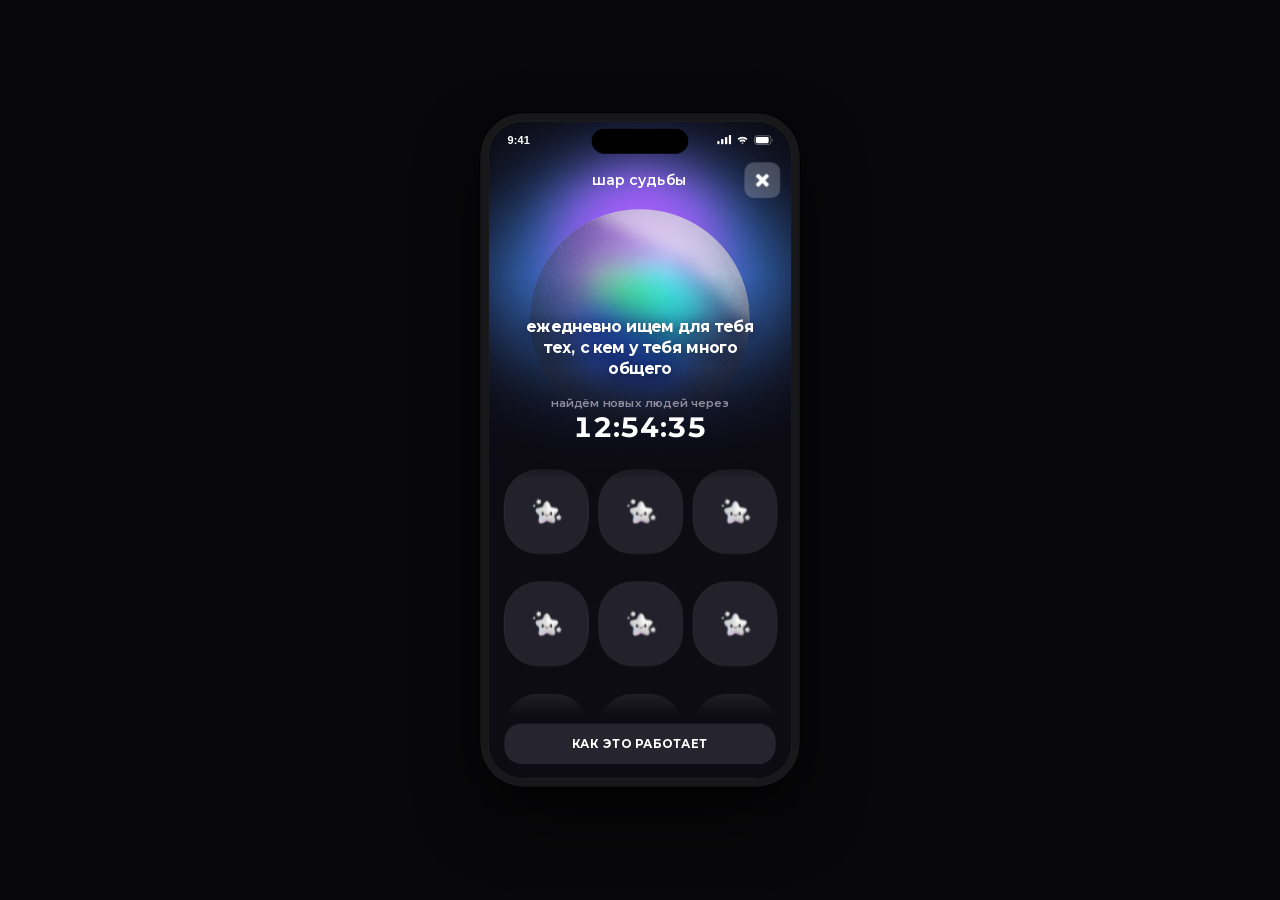
<file: prototypes/f4-orb.html>
<!doctype html>
<html lang="ru">
<head>
<meta charset="utf-8" />
<meta name="viewport" content="width=device-width, initial-scale=1" />
<title>blink · шар судьбы</title>
<link rel="stylesheet" href="shared.css?v=4" />
<style>
/* ===== F4 — шар судьбы ===== */
#f4 .f4-scr{background:#0d0b14; overflow:hidden}
/* градиент из orb/Group (blend поверх тёмного фона) */
#f4 .f4-grad{position:absolute; left:50%; top:-70px; transform:translateX(-50%); width:648px; max-width:none; pointer-events:none; z-index:0}

#f4 .f4-top{flex:none; display:flex; align-items:center; padding:6px 14px 0; position:relative; z-index:3}
#f4 .f4-title{flex:1; text-align:center; font-family:var(--font-ui); font-weight:600; font-size:18px; letter-spacing:.2px; text-transform:lowercase; color:#fff; margin-left:46px}
#f4 .f4-x{width:46px; height:46px; border:none; border-radius:12px; background:rgba(255,255,255,.22); backdrop-filter:blur(10px); display:flex; align-items:center; justify-content:center; cursor:pointer; flex:none; transition:.12s; padding:0}
#f4 .f4-x:active{transform:scale(.92)}
#f4 .f4-x svg{width:20px; height:20px}

/* шар из orb/Frame: парит; текст налезает на нижнюю половину */
#f4 .f4-orbwrap{position:relative; display:flex; justify-content:center; height:150px; z-index:1; pointer-events:none}
#f4 .f4-orb{position:relative; width:230px; height:150px; display:flex; justify-content:center}
#f4 .f4-ball{position:absolute; top:-91px; width:460px; max-width:none; animation:ballfloat 6s ease-in-out infinite; will-change:transform}
/* нижняя половина сферы растворяется в фоне, как в оригинале */
#f4 .f4-dim{position:absolute; left:0; right:0; top:195px; height:315px; z-index:1; pointer-events:none; background:linear-gradient(180deg, rgba(13,11,20,0) 0%, rgba(13,11,20,.5) 42%, rgba(13,11,20,.92) 72%, #0d0b14 100%)}
@keyframes ballfloat{0%,100%{transform:translateY(0)}50%{transform:translateY(-7px)}}

#f4 .f4-lead{position:relative; z-index:2; text-align:center; font-family:var(--font-ui); font-weight:700; font-size:20px; line-height:1.35; letter-spacing:-.3px; padding:0 34px; margin-top:2px; text-transform:lowercase; color:#fff; text-shadow:0 2px 14px rgba(13,11,20,.6)}
#f4 .f4-cdlabel{text-align:center; font-family:var(--font-ui); font-weight:600; font-size:15px; color:#8f8a9c; margin-top:20px; text-transform:lowercase; position:relative; z-index:2}
#f4 .f4-cd{text-align:center; font-family:var(--font-ui); font-weight:700; font-size:36px; letter-spacing:.5px; font-variant-numeric:tabular-nums; margin-top:0; color:#fff; position:relative; z-index:2}

/* сетка: аватарки 109×109, скругление 44; скроллится только она, края растворяются */
#f4 .f4-gridwrap{flex:1; min-height:0; position:relative; z-index:2; margin-top:10px; overflow-y:auto;
  -webkit-mask-image:linear-gradient(180deg, transparent 0, #000 34px, #000 calc(100% - 34px), transparent 100%);
  mask-image:linear-gradient(180deg, transparent 0, #000 34px, #000 calc(100% - 34px), transparent 100%)}
#f4 .f4-gridwrap::-webkit-scrollbar{width:0}
#f4 .f4-grid{display:grid; grid-template-columns:repeat(3,109px); justify-content:center; gap:12px 12px; padding:22px 0 30px}
#f4 .f4-person{display:flex; flex-direction:column; align-items:center; gap:6px; cursor:pointer; border:none; background:none; padding:0; opacity:0}
#f4 .f4-person.shown{opacity:1}
#f4 .f4-person.fly{animation:f4rise 300ms cubic-bezier(.16,1,.3,1) both}
@keyframes f4rise{from{opacity:0; transform:translateY(18px) scale(.96)}to{opacity:1; transform:none}}
#f4 .f4-person .avw{position:relative; z-index:1; display:block; width:109px; height:109px; border-radius:44px; perspective:700px; contain:paint; transition:opacity .4s, filter .4s}
#f4 .f4-flip{position:relative; display:block; width:100%; height:100%; transform-style:preserve-3d; transition:transform 500ms cubic-bezier(.4,0,.2,1)}
#f4 .f4-person.open .f4-flip{transform:rotateY(180deg)}
#f4 .f4-person{position:relative}
#f4 .f4-person::before{content:""; position:absolute; top:-11px; left:50%; transform:translateX(-50%); width:131px; height:131px; border-radius:50%; pointer-events:none; opacity:0; z-index:0;
  background:radial-gradient(circle, rgba(190,160,255,.75) 0%, rgba(140,160,255,.4) 55%, transparent 72%); filter:blur(14px)}
#f4 .f4-person.glow::before{animation:cardglow 500ms cubic-bezier(.4,0,.2,1)}
@keyframes cardglow{0%{opacity:0}45%{opacity:1}100%{opacity:0}}
#f4 .f4-face{position:absolute; inset:0; border-radius:44px; overflow:hidden; backface-visibility:hidden; -webkit-backface-visibility:hidden; box-shadow:0 6px 18px rgba(0,0,0,.45)}
#f4 .f4-face.front{background:#23212b; border:1px solid rgba(255,255,255,.09); display:flex; align-items:center; justify-content:center}
#f4 .f4-face.front img{width:76px; height:auto; display:block}
#f4 .f4-face.back{transform:rotateY(180deg)}
#f4 .f4-face.back img{width:100%; height:100%; object-fit:cover; display:block}
#f4 .f4-person:active .f4-flip{transform:scale(.96)}
#f4 .f4-person.open:active .f4-flip{transform:rotateY(180deg) scale(.96)}
#f4 .f4-person .nm{font-family:var(--font-body); font-weight:500; font-size:15px; color:#d6d2e2; opacity:0; transition:opacity .3s .15s}
#f4 .f4-person.open .nm{opacity:1}
#f4 .f4-person .bdg{position:absolute; right:2px; bottom:2px; width:26px; height:26px; border-radius:50%; background:var(--green); border:3px solid #0d0b14; display:none; align-items:center; justify-content:center; z-index:2}
#f4 .f4-person .bdg svg{width:12px; height:12px}
#f4 .f4-person.sent .avw{box-shadow:0 0 0 3px var(--green)}
#f4 .f4-person.sent .bdg{display:flex}
#f4 .f4-person.skip .avw{opacity:.35; filter:saturate(.4)}
#f4 .f4-person.skip .nm{opacity:.4}

/* нижняя кнопка — тёмная пилюля, как на скриншоте */
#f4 .f4-foot{flex:none; padding:8px 20px 18px; position:relative; z-index:2; margin-top:auto}
#f4 .f4-how{width:100%; height:52px; border:none; border-radius:var(--r-cta); background:#26242e; color:#fff; font-family:var(--font-ui); font-weight:700; font-size:15px; letter-spacing:.6px; cursor:pointer; transition:.12s}
#f4 .f4-how:active{transform:scale(.98)}

/* стейт «на сегодня всё» */
#f4 .f4-done{position:absolute; left:18px; right:18px; bottom:88px; padding:13px 16px; border-radius:18px; background:rgba(23,19,33,.94); border:1px solid rgba(255,255,255,.12); box-shadow:0 12px 34px rgba(0,0,0,.5); text-align:center; display:none; z-index:6}
#f4 .f4-done.show{display:block; animation:f4in .4s var(--ease)}
#f4 .f4-done b{display:block; font-family:var(--font-ui); font-weight:800; font-size:15px; text-transform:lowercase; color:#fff}
#f4 .f4-done span{display:block; font-family:var(--font-body); font-size:12.5px; color:#8f8a9c; margin-top:3px}
#f4 .f4-done button{margin-top:9px; height:36px; padding:0 18px; border:none; border-radius:var(--r-pill); background:rgba(255,255,255,.12); color:#fff; font-family:var(--font-ui); font-weight:700; font-size:12.5px; text-transform:lowercase; cursor:pointer}
@keyframes f4in{from{opacity:0; transform:translateY(8px)}to{opacity:1; transform:none}}

/* ===== карточка человека ===== */
#f4 .sheet{background:#000}
/* закрытые шиты уезжают вниз за экран — их тень не должна затемнять кнопку */
#f4 .sheet:not(.open){box-shadow:none}
/* блюр бэкдропа в масштабированном контейнере зеркалит фон (баг chromium) — только скрим */
#f4 .backdrop{backdrop-filter:none; background:rgba(0,0,0,.62)}
#f4 .f4-pbody{padding:6px 22px 24px; text-align:left; position:relative}
#f4 .f4-phead{display:flex; align-items:center; gap:13px}
#f4 .f4-pav{width:64px; height:64px; border-radius:24px; object-fit:cover; flex:none}
#f4 .f4-pname{font-family:var(--font-ui); font-weight:800; font-size:21px; text-transform:lowercase; color:var(--text)}
#f4 .f4-pname i{font-style:normal; color:var(--text-muted); font-weight:600}
#f4 .f4-plbl{font-family:var(--font-body); font-weight:600; font-size:12.5px; color:var(--text-muted); margin:16px 0 8px; text-transform:lowercase}
#f4 .f4-tags{display:flex; flex-wrap:wrap; gap:8px}
#f4 .f4-tag{display:flex; align-items:center; gap:7px; height:38px; padding:0 13px; border-radius:12px; background:var(--surface-2); border:1px solid var(--border-subtle); font-family:var(--font-body); font-weight:600; font-size:13.5px; color:var(--text-read)}
#f4 .f4-tag svg{width:16px; height:16px; flex:none; stroke:var(--text-soft)}
#f4 .f4-mut{display:flex; align-items:center; gap:10px; margin-top:14px; font-family:var(--font-body); font-size:14px; color:var(--text-muted)}
#f4 .f4-mut .fp{display:flex}
#f4 .f4-mut .fp img{width:24px; height:24px; border-radius:50%; border:2px solid #000; margin-left:-8px; object-fit:cover}
#f4 .f4-mut .fp img:first-child{margin-left:0}
#f4 .f4-btns{display:flex; gap:10px; margin-top:18px}
#f4 .f4-padd{flex:1; height:50px; border:none; border-radius:16px; background:#fff; color:#000; font-family:var(--font-ui); font-weight:700; font-size:15px; text-transform:lowercase; cursor:pointer; transition:.12s}
#f4 .f4-padd:active{transform:scale(.97)}
#f4 .f4-padd.sent{background:var(--green-tint); color:var(--green)}
#f4 .f4-pprof{flex:1; height:50px; border:none; border-radius:16px; background:var(--surface-2); color:var(--text); font-family:var(--font-ui); font-weight:700; font-size:15px; text-transform:lowercase; cursor:pointer; transition:.12s}
#f4 .f4-pprof:active{transform:scale(.97)}

/* ===== как это работает ===== */
#f4 .f4-howbody{padding:4px 22px 24px; text-align:left; position:relative}
#f4 .f4-howtitle{font-family:var(--font-ui); font-weight:800; font-size:20px; line-height:1.3; letter-spacing:-.3px; text-transform:lowercase; color:var(--text); padding-top:4px}
#f4 .f4-howtxt{font-family:var(--font-body); font-size:14.5px; line-height:1.5; color:var(--text-read); margin:12px 0 16px}
#f4 .f4-howtxt+.f4-howtxt{margin-top:-6px}
#f4 .f4-ok{width:100%; height:52px; border:none; border-radius:var(--r-cta); background:#fff; color:#000; font-family:var(--font-ui); font-weight:600; font-size:15px; text-transform:lowercase; cursor:pointer; transition:.12s}
#f4 .f4-ok:active{transform:scale(.98)}

/* toast */
#f4 .f4-toast{position:absolute; left:50%; top:62px; transform:translate(-50%,-8px); z-index:14; background:var(--surface-3); color:#fff; font-family:var(--font-body); font-weight:600; font-size:12.5px; padding:9px 16px; border-radius:var(--r-pill); box-shadow:0 8px 24px rgba(0,0,0,.45); opacity:0; visibility:hidden; transition:.28s var(--ease); pointer-events:none; max-width:320px; text-align:center}
#f4 .f4-toast.show{opacity:1; visibility:visible; transform:translate(-50%,0)}
</style>
</head>
<body class="proto-body">

<div id="f4">
<div class="fproto">
      <div class="phonewrap"><div class="phone"><div class="stage">
        <div class="screen active f4-scr" data-screen="f4-orb">
          <div class="notch"></div>
          <div class="sb"><span class="sb-time">9:41</span><span class="sb-r"><svg width="18" height="12" viewBox="0 0 18 12" fill="#fff"><rect x="0" y="7.5" width="3" height="4.5" rx="1"/><rect x="5" y="5" width="3" height="7" rx="1"/><rect x="10" y="2.5" width="3" height="9.5" rx="1"/><rect x="15" y="0" width="3" height="12" rx="1"/></svg><svg width="17" height="12" viewBox="0 0 17 12" fill="#fff"><path d="M8.5 2.2c2.5 0 4.8 1 6.4 2.6l-1.5 1.5A7 7 0 0 0 8.5 4.3 7 7 0 0 0 3.6 6.4L2.1 4.8A9 9 0 0 1 8.5 2.2zm0 3.6c1.6 0 3 .6 4 1.7L11 9A4 4 0 0 0 8.5 7.9 4 4 0 0 0 6 9L4.5 7.5a5.6 5.6 0 0 1 4-1.7zm0 3.4 1.7 1.8H6.8z"/></svg><svg width="26" height="13" viewBox="0 0 26 13" fill="none"><rect x="1" y="1" width="21" height="11" rx="3.2" stroke="#fff" stroke-opacity=".45"/><rect x="2.6" y="2.6" width="16.5" height="7.8" rx="1.8" fill="#fff"/><path d="M23.6 4.7c.9.3.9 3.3 0 3.6z" fill="#fff" fill-opacity=".5"/></svg></span></div>

          <img class="f4-grad" src="../el/orb_grad.png" alt=""/>
          <div class="f4-top">
            <div class="f4-title">шар судьбы</div>
            <button class="f4-x" aria-label="закрыть"><svg viewBox="13 13 20 20" fill="none"><path d="M31.0627 18.4769L27.2446 22.2949L26.5375 23.002L27.2446 23.7091L31.0627 27.5271C31.4532 27.9176 31.4532 28.5508 31.0627 28.9413L28.9413 31.0627C28.5508 31.4532 27.9176 31.4532 27.5271 31.0627L23.7091 27.2446L23.002 26.5375L22.2949 27.2446L18.4769 31.0627C18.0863 31.4532 17.4532 31.4532 17.0627 31.0627L14.9413 28.9413C14.5508 28.5508 14.5508 27.9176 14.9413 27.5271L18.7594 23.7091L19.4665 23.002L18.7593 22.2949L14.9413 18.4769C14.5508 18.0863 14.5508 17.4532 14.9413 17.0627L17.0627 14.9413C17.4532 14.5508 18.0863 14.5508 18.4769 14.9413L22.2949 18.7594L23.002 19.4665L23.7091 18.7593L27.5271 14.9413C27.9176 14.5508 28.5508 14.5508 28.9413 14.9413L31.0627 17.0627C31.4532 17.4532 31.4532 18.0863 31.0627 18.4769Z" fill="#fff"/></svg></button>
          </div>

          <div class="f4-orbwrap">
            <div class="f4-orb" id="f4orb"><img class="f4-ball" src="../el/orb_ball.png" alt=""/></div>
          </div>
          <div class="f4-dim"></div>
          <div class="f4-lead" id="f4lead">ежедневно ищем для тебя тех, с&nbsp;кем у тебя много общего</div>
          <div class="f4-cdlabel">найдём новых людей через</div>
          <div class="f4-cd" id="f4cd">12:54:36</div>

          <div class="f4-gridwrap" id="f4gridwrap"><div class="f4-grid" id="f4grid"></div></div>
          <div class="f4-done" id="f4done">
            <b>на сегодня всё</b>
            <span id="f4donesub">новая подборка через 12:54</span>
            <button id="f4invite">позвать друга в blink</button>
          </div>

          <div class="f4-foot"><button class="f4-how" data-sheet="f4how">КАК ЭТО РАБОТАЕТ</button></div>

          <!-- карточка человека -->
          <div class="sheet" data-sheet-id="f4person">
            <div class="grab"></div>
            <div class="f4-pbody">
              <div class="f4-phead">
                <img class="f4-pav" id="f4pav" src="../assets/faces/av25.jpg" alt=""/>
                <div class="f4-pname"><span id="f4pname">litzy</span> <i id="f4page">· 23</i></div>
              </div>
              <div class="f4-plbl">что вас объединяет</div>
              <div class="f4-tags" id="f4tags"></div>
              <div class="f4-mut"><span class="fp" id="f4pfp"></span><span id="f4pmut">5 общих друзей</span></div>
              <div class="f4-btns">
                <button class="f4-padd" id="f4padd">добавить</button>
                <button class="f4-pprof" data-sheet="f4prof">профиль</button>
              </div>
            </div>
          </div>

          <!-- как это работает -->
          <div class="sheet" data-sheet-id="f4how">
            <div class="grab"></div>
            <div class="f4-howbody">
              <div class="f4-howtitle">подборка знакомств по твоим маршрутам и контактам</div>
              <p class="f4-howtxt">мы посмотрели, где ты был за последние сутки и кто из пользователей был рядом. добавили к этому твои контакты — и вот тебе список людей, с которыми точно стоит познакомиться.</p>
              <button class="f4-ok" data-sheet-close>окей</button>
            </div>
          </div>

          <!-- профиль (реальный элемент Modal _ Profile) -->
          <div class="sheet" data-sheet-id="f4prof">
            <div class="grab"></div>
            <img src="../el/profile.png" alt="профиль" style="width:100%; display:block"/>
            <div class="hot" data-sheet-close style="left:0; right:0; top:0; height:42px"></div>
          </div>

          <div class="backdrop"></div>
          <div class="f4-toast" id="f4toast"></div>
        </div>
      </div></div></div>
    </div>
</div>

<script src="shared.js?v=4"></script>
<script>
(function(){
  var root=document.getElementById('f4'); if(!root) return;
  var A='../assets/faces/';

  var PEOPLE=[
    {id:'настюша', g:'f', av:'av25', age:23, mutual:5, fp:['av16','av47','av31'], tags:[['coffee','кофейни'],['music','вечеринки']]},
    {id:'лера',    g:'f', av:'av47', age:21, mutual:2, fp:['av25','av5'],          tags:[['park','прогулки в парках'],['coffee','утренний кофе']]},
    {id:'макс',    g:'m', av:'av33', age:25, mutual:7, fp:['av44','av23','av68'],  tags:[['music','концерты'],['bar','бары']]},
    {id:'серёга',  g:'m', av:'av53', age:22, mutual:1, fp:['av26'],                tags:[['gym','спортзал'],['park','набережные']]},
    {id:'тома',    g:'f', av:'av5',  age:26, mutual:4, fp:['av15','av36','av12'], tags:[['coffee','кофейни'],['bar','бары']]},
    {id:'кирюха',  g:'m', av:'av68', age:24, mutual:3, fp:['av50','av31','av47'], tags:[['music','вечеринки'],['gym','качалка']]},
    {id:'алёнка',  g:'f', av:'av26', age:22, mutual:2, fp:['av47','av53'],         tags:[['park','парки'],['coffee','кофе с собой']]},
    {id:'гошан',   g:'m', av:'av15', age:25, mutual:3, fp:['av5','av68','av12'],  tags:[['bar','вечерние бары'],['music','концерты']]},
    {id:'дашуля',  g:'f', av:'av36', age:24, mutual:1, fp:['av33'],                tags:[['coffee','кофе с собой'],['park','долгие прогулки']]}
  ];
  // иконки тегов — Feather/Lucide (open source, MIT)
  var TICONS={
    coffee:'<svg viewBox="0 0 24 24" fill="none" stroke-width="2" stroke-linecap="round" stroke-linejoin="round"><path d="M18 8h1a4 4 0 0 1 0 8h-1"/><path d="M2 8h16v9a4 4 0 0 1-4 4H6a4 4 0 0 1-4-4V8z"/><path d="M6 1v3M10 1v3M14 1v3"/></svg>',
    music:'<svg viewBox="0 0 24 24" fill="none" stroke-width="2" stroke-linecap="round" stroke-linejoin="round"><path d="M9 18V5l12-2v13"/><circle cx="6" cy="18" r="3"/><circle cx="18" cy="16" r="3"/></svg>',
    bar:'<svg viewBox="0 0 24 24" fill="none" stroke-width="2" stroke-linecap="round" stroke-linejoin="round"><path d="M8 22h8M12 11v11M19 3l-7 8-7-8z"/></svg>',
    gym:'<svg viewBox="0 0 24 24" fill="none" stroke-width="2" stroke-linecap="round"><path d="M6.5 6.5v11M17.5 6.5v11M3.5 9v6M20.5 9v6M6.5 12h11"/></svg>',
    park:'<svg viewBox="0 0 24 24" fill="none" stroke-width="2" stroke-linecap="round" stroke-linejoin="round"><path d="M12 3 7.5 9.5h2.5L6 15.5h5V21h2v-5.5h5L14 9.5h2.5z"/></svg>'
  };
  var state={}; // id -> 'sent' | 'skip' | 'match'
  var opened={}; // id -> карта перевёрнута
  var revealed=false, cur=null;

  var grid=root.querySelector('#f4grid'), toast=root.querySelector('#f4toast'), toastT=null;
  function showToast(t){ toast.textContent=t; toast.classList.add('show'); clearTimeout(toastT); toastT=setTimeout(function(){ toast.classList.remove('show'); },2400); }

  // ---- отсчёт ----
  var total=12*3600+54*60+36;
  function fmt(s){ var h=Math.floor(s/3600), m=Math.floor((s%3600)/60), x=s%60; var p=function(n){return (n<10?'0':'')+n;}; return p(h)+':'+p(m)+':'+p(x); }
  var cd=root.querySelector('#f4cd');
  setInterval(function(){ total=total>0?total-1:12*3600+54*60+36; cd.textContent=fmt(total);
    root.querySelector('#f4donesub').textContent='новая подборка через '+fmt(total).slice(0,5); }, 1000);

  // ---- сетка ----
  function buildGrid(){
    grid.innerHTML=PEOPLE.map(function(p,i){
      return '<button class="f4-person'+(revealed?' shown':'')+(opened[p.id]?' open':'')+(state[p.id]==='skip'?' skip':'')+(state[p.id]==='sent'||state[p.id]==='match'?' sent':'')+'" data-i="'+i+'">'+
        '<span class="avw"><span class="f4-flip">'+
          '<span class="f4-face front"><img src="../el/star_friends.png" alt=""/></span>'+
          '<span class="f4-face back"><img src="'+A+p.av+'.jpg" alt=""/></span>'+
        '</span>'+
        '<span class="bdg"><svg viewBox="0 0 24 24" fill="none" stroke="#000" stroke-width="3.4" stroke-linecap="round" stroke-linejoin="round"><path d="M4.5 12.5l5 5 10-11"/></svg></span></span>'+
        '<span class="nm">'+p.id+'</span></button>';
    }).join('');
    grid.querySelectorAll('.f4-person').forEach(function(el){
      el.addEventListener('click', function(){
        if(!revealed) return;
        var i=parseInt(el.getAttribute('data-i'),10), p=PEOPLE[i];
        if(!opened[p.id]){ opened[p.id]=true; el.classList.add('open','glow'); return; }
        openPerson(i);
      });
    });
  }

  // ---- вход: каскадное появление подборки (motion.md, pattern 1) ----
  function reveal(){
    if(revealed) return;
    revealed=true;
    grid.querySelectorAll('.f4-person').forEach(function(el,i){
      el.style.animationDelay=(i*70)+'ms';
      el.classList.add('fly');
    });
  }
  setTimeout(reveal, 350);

  // ---- карточка человека ----
  var sheet=root.querySelector('[data-sheet-id="f4person"]'), bd=root.querySelector('.backdrop');
  var padd=root.querySelector('#f4padd');
  function openPerson(i){
    var p=PEOPLE[i]; cur=p;
    root.querySelector('#f4pav').src=A+p.av+'.jpg';
    root.querySelector('#f4pname').textContent=p.id;
    root.querySelector('#f4page').textContent='· '+p.age;
    root.querySelector('#f4tags').innerHTML=p.tags.map(function(t){ return '<span class="f4-tag">'+TICONS[t[0]]+t[1]+'</span>'; }).join('');
    root.querySelector('#f4pmut').textContent=p.mutual+' '+(p.mutual===1?'общий друг':'общих друзей');
    root.querySelector('#f4pfp').innerHTML=p.fp.map(function(a){return '<img src="'+A+a+'.jpg">';}).join('');
    var st=state[p.id];
    padd.classList.toggle('sent', st==='sent'||st==='match');
    padd.textContent = st==='match' ? 'вы друзья' : (st==='sent' ? 'заявка отправлена' : 'добавить');
    sheet.classList.add('open'); bd.classList.add('show');
  }
  function closeSheet(){ sheet.classList.remove('open'); bd.classList.remove('show'); }
  function checkDone(){
    if(PEOPLE.every(function(p){return state[p.id];})){
      root.querySelector('#f4done').classList.add('show');
    }
  }
  padd.addEventListener('click', function(){
    if(!cur || padd.classList.contains('sent')) return;
    state[cur.id]='sent';
    padd.classList.add('sent'); padd.textContent='заявка отправлена';
    buildGrid(); checkDone();
    var p=cur;
    setTimeout(closeSheet, 550);
    if(!root.__matched){ root.__matched=true;
      setTimeout(function(){
        state[p.id]='match'; buildGrid();
        showToast(p.id+' тоже '+(p.g==='f'?'добавила':'добавил')+' тебя — вы друзья');
      }, 2600);
    }
  });
  root.querySelector('#f4invite').addEventListener('click', function(){ showToast('ссылка скопирована ✓'); });

  buildGrid();
})();
</script>
</body>
</html>
</file>
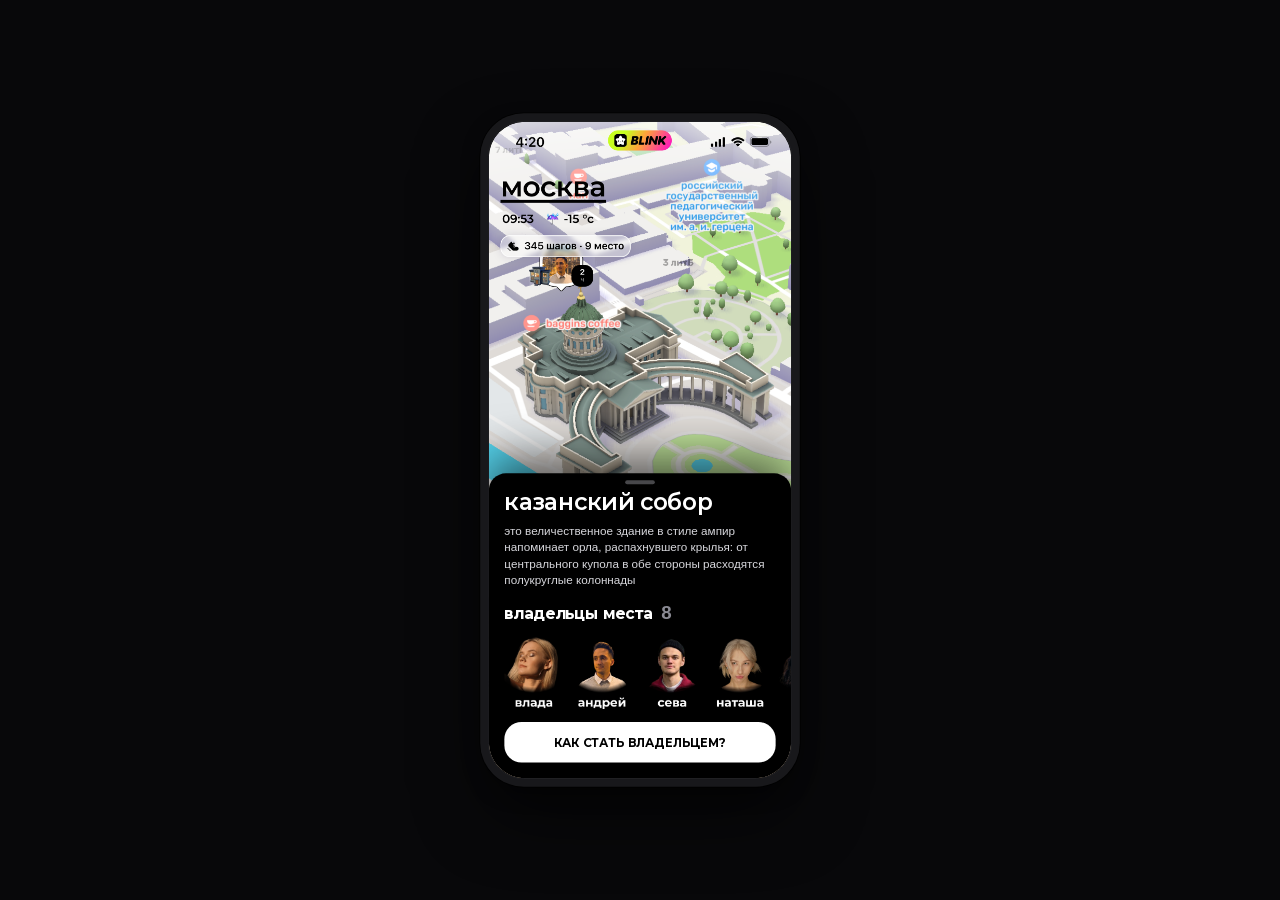
<file: prototypes/f5-places.html>
<!doctype html>
<html lang="ru">
<head>
<meta charset="utf-8" />
<meta name="viewport" content="width=device-width, initial-scale=1" />
<title>blink · захват мест</title>
<link rel="stylesheet" href="shared.css?v=4" />
<style>
/* ===== F5 — захват мест ===== */

/* шит места (открывается по собору, закрывается тапом вне) */
#f5 .f5-sheet{position:absolute; left:0; right:0; bottom:0; z-index:11; background:#000; border-radius:22px 22px 0 0; transform:translateY(103%); transition:transform .42s var(--ease); box-shadow:0 -20px 60px rgba(0,0,0,.6)}
#f5 .f5-sheet.open{transform:translateY(0)}
#f5 .f5-sheet:not(.open){box-shadow:none}
#f5 .f5-body{padding:2px 20px 20px}
#f5 .f5-title{font-family:var(--font-ui); font-weight:600; font-size:30px; letter-spacing:-.6px; text-transform:lowercase; color:var(--text); line-height:1.1}
#f5 .f5-desc{font-family:var(--font-body); font-weight:500; font-size:15px; line-height:1.4; color:var(--text-read); margin:10px 0 0}
#f5 .f5-own{font-family:var(--font-ui); font-weight:700; font-size:20px; letter-spacing:-.3px; text-transform:lowercase; color:var(--text); margin-top:18px}
#f5 .f5-own span{font-family:var(--font-body); font-weight:700; font-size:24px; color:var(--text-muted); margin-left:6px}
/* карусель владельцев: горизонтальный скролл */
#f5 .f5-car{margin:12px -20px 0; padding:0 20px; overflow-x:auto; cursor:grab; -webkit-overflow-scrolling:touch}
#f5 .f5-car::-webkit-scrollbar{height:0}
#f5 .f5-car img{height:98px; width:auto; max-width:none; display:block; pointer-events:none; user-select:none}
#f5 .f5-cta{margin-top:16px; width:100%; height:52px; border:none; border-radius:var(--r-cta); background:#fff; color:#000; font-family:var(--font-ui); font-weight:700; font-size:15px; cursor:pointer; transition:.12s}
#f5 .f5-cta:active{transform:scale(.98)}

/* как стать владельцем: попап с затемнением */
#f5 .f5-scrim{position:absolute; inset:0; z-index:14; background:rgba(0,0,0,.62); opacity:0; visibility:hidden; transition:.28s var(--ease)}
#f5 .f5-scrim.show{opacity:1; visibility:visible}
#f5 .f5-pop{position:absolute; left:26px; right:26px; top:50%; z-index:15; transform:translateY(-50%) scale(.95); opacity:0; visibility:hidden; transition:transform .3s cubic-bezier(.16,1,.3,1), opacity .3s cubic-bezier(.16,1,.3,1), visibility .3s; background:#0f0f12; border:1px solid var(--border-subtle); border-radius:22px; padding:20px 20px 18px; text-align:center}
#f5 .f5-pop.show{transform:translateY(-50%) scale(1); opacity:1; visibility:visible}
#f5 .f5-howtitle{font-family:var(--font-ui); font-weight:600; font-size:22px; letter-spacing:-.4px; text-transform:lowercase; color:var(--text)}
#f5 .f5-howtxt{font-family:var(--font-body); font-weight:500; font-size:15px; line-height:1.45; color:var(--text-read); margin:12px 0 16px}
#f5 .f5-howtxt+.f5-howtxt{margin-top:-6px}
#f5 .f5-howtxt b{color:var(--text); font-weight:600}
#f5 .f5-ok{width:100%; height:50px; border:none; border-radius:var(--r-cta); background:#fff; color:#000; font-family:var(--font-ui); font-weight:700; font-size:15px; text-transform:lowercase; cursor:pointer; transition:.12s}
#f5 .f5-ok:active{transform:scale(.98)}

/* зона тапа по собору */
#f5 .f5-cath{position:absolute; left:44px; right:44px; top:170px; height:250px; z-index:5; cursor:pointer; border-radius:30px}
</style>
</head>
<body class="proto-body">

<div id="f5">
<div class="fproto">
      <div class="phonewrap"><div class="phone"><div class="stage">
        <div class="screen active imgscreen" data-screen="f5-map" id="f5scr">
          <img class="shot" src="../el/places_bg.png" alt="карта с 3D-моделью собора"/>
          <div class="f5-cath" id="f5cath" aria-label="казанский собор"></div>

          <!-- место -->
          <div class="f5-sheet" id="f5sheet">
            <div class="grab"></div>
            <div class="f5-body">
              <div class="f5-title">казанский собор</div>
              <p class="f5-desc">это величественное здание в стиле ампир напоминает орла, распахнувшего крылья: от центрального купола в обе стороны расходятся полукруглые колоннады</p>
              <div class="f5-own">владельцы места <span>8</span></div>
              <div class="f5-car" id="f5car"><img src="../el/places_avatars.png" alt="влада, андрей, сева, наташа, аня, маша, вика"/></div>
              <button class="f5-cta" id="f5howbtn">КАК СТАТЬ ВЛАДЕЛЬЦЕМ?</button>
            </div>
          </div>

          <!-- как стать владельцем: попап -->
          <div class="f5-scrim" id="f5scrim"></div>
          <div class="f5-pop" id="f5pop" role="dialog" aria-label="как стать владельцем">
            <div class="f5-howtitle">как стать владельцем</div>
            <p class="f5-howtxt">подойдите к месту вдвоём с другом и сделайте <b>совместный трях</b> — свободное место станет вашим.</p>
            <p class="f5-howtxt">чужое место тоже можно забрать: соберитесь компанией больше, чем у владельцев. сейчас их восемь, так что вас должно быть девять.</p>
            <button class="f5-ok" id="f5ok">понятно</button>
          </div>
        </div>
      </div></div></div>
    </div>
</div>

<script src="shared.js?v=4"></script>
<script>
(function(){
  var root=document.getElementById('f5'); if(!root) return;
  var sheet=root.querySelector('#f5sheet'), scr=root.querySelector('#f5scr');

  // старт: шит открыт
  setTimeout(function(){ sheet.classList.add('open'); }, 500);

  // тап по собору открывает, тап вне шита закрывает
  scr.addEventListener('click', function(e){
    if(e.target.closest('#f5pop') || e.target.closest('#f5scrim')) return;
    if(e.target.closest('#f5sheet')) return;
    if(e.target.closest('#f5cath')){ sheet.classList.add('open'); return; }
    if(sheet.classList.contains('open')) sheet.classList.remove('open');
  });

  // попап «как стать владельцем»
  var pop=root.querySelector('#f5pop'), scrim=root.querySelector('#f5scrim');
  function popShow(on){ pop.classList.toggle('show',on); scrim.classList.toggle('show',on); }
  root.querySelector('#f5howbtn').addEventListener('click', function(){ popShow(true); });
  root.querySelector('#f5ok').addEventListener('click', function(){ popShow(false); });
  scrim.addEventListener('click', function(){ popShow(false); });

  // карусель: драг-скролл мышью (тач скроллит нативно)
  var car=root.querySelector('#f5car'), cd=null;
  car.addEventListener('pointerdown', function(e){ cd={x:e.clientX, s:car.scrollLeft}; car.style.cursor='grabbing'; });
  document.addEventListener('pointermove', function(e){ if(cd) car.scrollLeft=cd.s-(e.clientX-cd.x); });
  document.addEventListener('pointerup', function(){ cd=null; car.style.cursor='grab'; });
})();
</script>
</body>
</html>
</file>
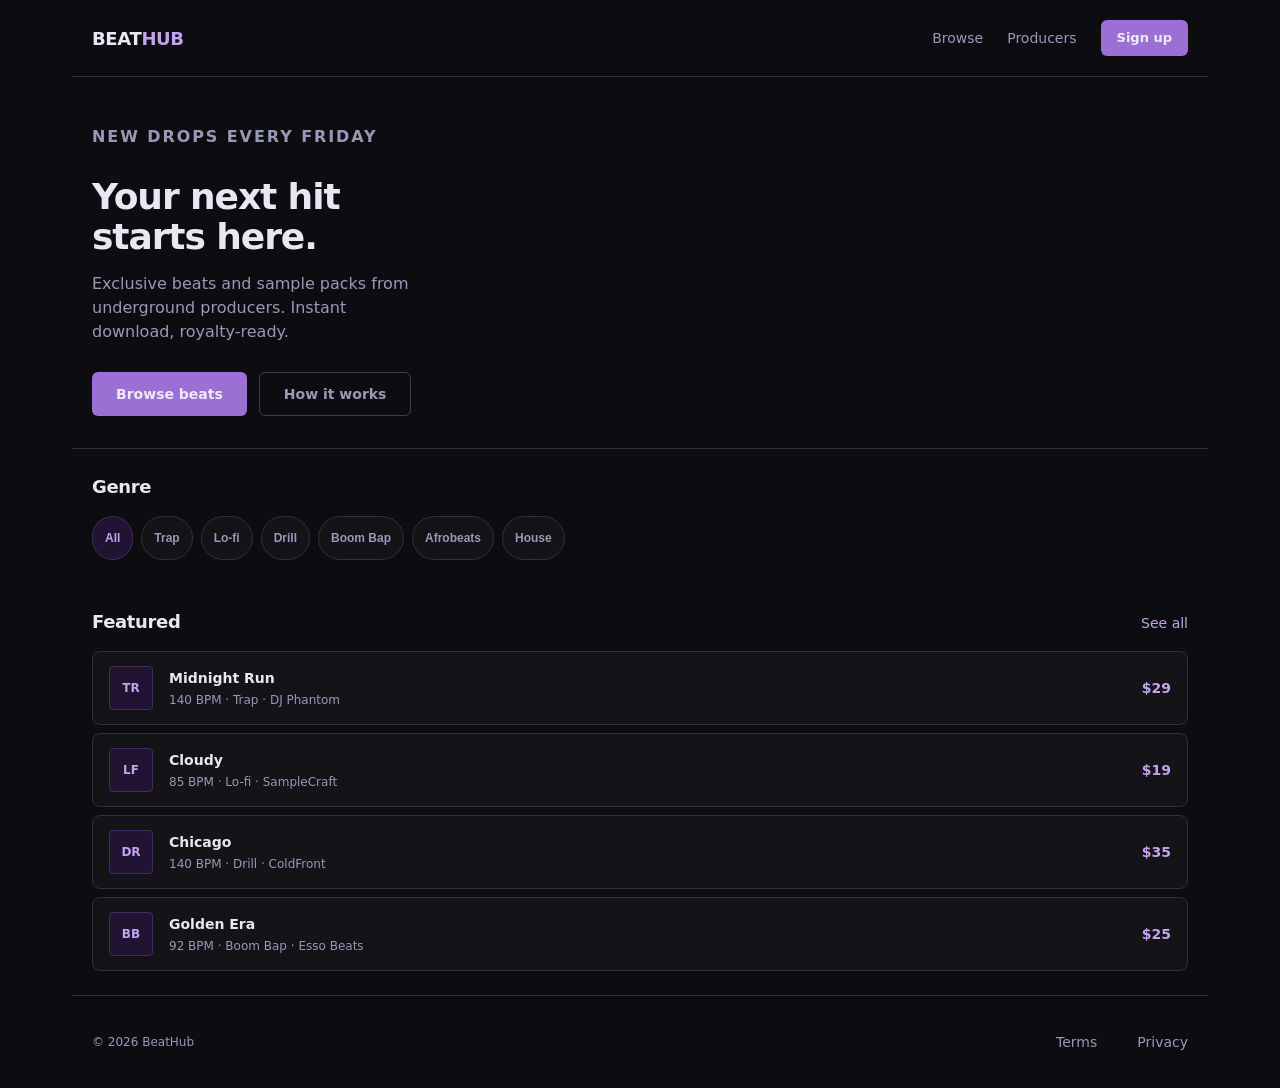
<file: design-for-ai/skills/prototype/examples/sample-mock.html>
<!DOCTYPE html>
<html lang="en">
<head>
  <meta charset="UTF-8">
  <meta name="viewport" content="width=device-width, initial-scale=1">
  <title>Beat Store — Home — mock</title>
  <!-- Produced by prototype skill from sample-DESIGN.md -->
  <!-- Fidelity: styled (high-fi) · Surface: phone-first -->
  <style>
    /* === DESIGN TOKENS (from sample-DESIGN.md) === */
    :root {
      --neutral-1: #0d0d11;
      --neutral-2: #131318;
      --neutral-3: #1a1a22;
      --neutral-4: #20202b;
      --neutral-5: #272734;
      --neutral-6: #30303e;
      --neutral-7: #3d3d4e;
      --neutral-8: #52526a;
      --neutral-9: #6b6b88;
      --neutral-10: #5e5e79;
      --neutral-11: #9898b8;
      --neutral-12: #e8e8f4;
      --accent-1: #0f0d18;
      --accent-2: #160f22;
      --accent-3: #211432;
      --accent-4: #2a1940;
      --accent-5: #342050;
      --accent-6: #422a64;
      --accent-7: #58387e;
      --accent-8: #7650a8;
      --accent-9: #9b6fd4;
      --accent-10: #8d62c0;
      --accent-11: #c4a2ec;
      --accent-12: #f0e8fc;
      --accent-on-solid: #f0e8fc;
      --background: var(--neutral-1);
      --surface: var(--neutral-2);
      --surface-hover: var(--neutral-3);
      --surface-active: var(--neutral-4);
      --border-subtle: var(--neutral-6);
      --border: var(--neutral-7);
      --border-strong: var(--neutral-8);
      --text-secondary: var(--neutral-11);
      --text: var(--neutral-12);
      --accent-bg-subtle: var(--accent-3);
      --accent-solid: var(--accent-9);
      --accent-solid-hover: var(--accent-10);
      --accent-text: var(--accent-11);
      --error-3: #2e1111;
      --error-9: #d94040;
      --error-11: #f09898;
      --success-3: #0d2214;
      --success-9: #2ea855;
      --success-11: #78d49a;

      /* Type scale */
      --text-xs: 0.75rem;
      --text-sm: 0.875rem;
      --text-base: 1rem;
      --text-lg: 1.125rem;
      --text-xl: 1.25rem;
      --text-2xl: 1.5rem;
      --text-3xl: 1.875rem;
      --text-4xl: 2.25rem;
    }

    /* === BASE RESET === */
    *, *::before, *::after { box-sizing: border-box; margin: 0; padding: 0; }

    body {
      font-family: 'Inter', system-ui, -apple-system, sans-serif;
      background: var(--background);
      color: var(--text);
      line-height: 1.5;
      font-size: var(--text-base);
    }

    /* === REDUCED MOTION (WCAG 2.1 SC 2.3.3 + core polish rule) === */
    @media (prefers-reduced-motion: reduce) {
      *, *::before, *::after {
        animation-duration: 0.01ms !important;
        transition-duration: 0.01ms !important;
        scroll-behavior: auto !important;
      }
    }

    /* === LAYOUT — phone-first, 390px primary === */
    .page {
      max-width: 390px;
      margin: 0 auto;
      min-height: 100dvh;
      display: flex;
      flex-direction: column;
    }

    @media (min-width: 768px) {
      .page {
        max-width: 1200px;
        padding: 0 2rem;
      }
    }

    /* === HEADER / NAV === */
    header {
      display: flex;
      align-items: center;
      justify-content: space-between;
      padding: 1rem 1.25rem;
      border-bottom: 1px solid var(--border-subtle);
      background: var(--background);
      position: sticky;
      top: 0;
      z-index: 10;
    }

    .logo {
      font-size: var(--text-lg);
      font-weight: 700;
      letter-spacing: -0.02em;
      color: var(--text);
      text-decoration: none;
    }

    .logo span {
      color: var(--accent-text);
    }

    nav {
      display: flex;
      gap: 1.5rem;
      align-items: center;
    }

    nav a {
      font-size: var(--text-sm);
      color: var(--text-secondary);
      text-decoration: none;
      transition: color 150ms ease-out;
      /* min touch target honored via padding */
      padding: 0.5rem 0;
      min-height: 44px;
      display: flex;
      align-items: center;
    }

    nav a:hover {
      color: var(--text);
    }

    /* === HERO === */
    .hero {
      padding: 3rem 1.25rem 2rem;
      border-bottom: 1px solid var(--border-subtle);
    }

    .hero-label {
      font-size: var(--text-xs);
      font-weight: 600;
      letter-spacing: 0.12em;
      text-transform: uppercase;
      color: var(--accent-text);
      margin-bottom: 0.75rem;
    }

    .hero h1 {
      font-size: var(--text-4xl);
      font-weight: 800;
      letter-spacing: -0.03em;
      line-height: 1.1;
      color: var(--text);
      margin-bottom: 1rem;
    }

    .hero p {
      font-size: var(--text-base);
      color: var(--text-secondary);
      max-width: 32ch;
      margin-bottom: 1.75rem;
    }

    .cta-group {
      display: flex;
      gap: 0.75rem;
      flex-wrap: wrap;
    }

    /* === BUTTONS — min 44×44px touch target === */
    .btn {
      display: inline-flex;
      align-items: center;
      justify-content: center;
      min-height: 44px;
      padding: 0 1.5rem;
      border-radius: 6px;
      font-size: var(--text-sm);
      font-weight: 600;
      text-decoration: none;
      border: none;
      cursor: pointer;
      transition: background-color 150ms ease-out, color 150ms ease-out;
    }

    .btn-primary {
      background: var(--accent-solid);
      color: var(--accent-on-solid);
    }

    .btn-primary:hover {
      background: var(--accent-solid-hover);
    }

    .btn-ghost {
      background: transparent;
      color: var(--text-secondary);
      border: 1px solid var(--border);
    }

    .btn-ghost:hover {
      background: var(--surface-hover);
      color: var(--text);
    }

    /* === SECTION HEADER === */
    .section-header {
      display: flex;
      align-items: baseline;
      justify-content: space-between;
      padding: 1.5rem 1.25rem 1rem;
    }

    .section-header h2 {
      font-size: var(--text-lg);
      font-weight: 700;
      letter-spacing: -0.02em;
    }

    .section-header a {
      font-size: var(--text-sm);
      color: var(--accent-text);
      text-decoration: none;
    }

    /* === BEAT CARDS === */
    .beat-list {
      padding: 0 1.25rem 1.5rem;
      display: flex;
      flex-direction: column;
      gap: 0.5rem;
    }

    .beat-card {
      display: flex;
      align-items: center;
      gap: 1rem;
      padding: 0.875rem 1rem;
      background: var(--surface);
      border-radius: 8px;
      border: 1px solid var(--border-subtle);
      transition: background-color 150ms ease-out, border-color 150ms ease-out;
      text-decoration: none;
      color: inherit;
      min-height: 64px;
    }

    .beat-card:hover {
      background: var(--surface-hover);
      border-color: var(--border);
    }

    .beat-thumb {
      width: 44px;
      height: 44px;
      border-radius: 4px;
      background: var(--accent-bg-subtle);
      border: 1px solid var(--accent-6);
      flex-shrink: 0;
      display: flex;
      align-items: center;
      justify-content: center;
      color: var(--accent-text);
      font-size: var(--text-xs);
      font-weight: 700;
    }

    .beat-info {
      flex: 1;
      min-width: 0;
    }

    .beat-title {
      font-size: var(--text-sm);
      font-weight: 600;
      color: var(--text);
      white-space: nowrap;
      overflow: hidden;
      text-overflow: ellipsis;
    }

    .beat-meta {
      font-size: var(--text-xs);
      color: var(--text-secondary);
      margin-top: 0.125rem;
    }

    .beat-price {
      font-size: var(--text-sm);
      font-weight: 700;
      color: var(--accent-text);
      flex-shrink: 0;
    }

    /* === CATEGORY TAGS === */
    .tags-section {
      padding: 0 1.25rem 1.5rem;
    }

    .tags {
      display: flex;
      gap: 0.5rem;
      flex-wrap: wrap;
    }

    .tag {
      padding: 0.375rem 0.75rem;
      border-radius: 100px;
      font-size: var(--text-xs);
      font-weight: 600;
      background: var(--surface);
      color: var(--text-secondary);
      border: 1px solid var(--border-subtle);
      cursor: pointer;
      min-height: 44px;
      display: flex;
      align-items: center;
      transition: background-color 150ms ease-out, border-color 150ms ease-out, color 150ms ease-out;
    }

    .tag:hover, .tag.active {
      background: var(--accent-bg-subtle);
      color: var(--accent-text);
      border-color: var(--accent-6);
    }

    /* === FOOTER === */
    footer {
      margin-top: auto;
      padding: 1.5rem 1.25rem;
      border-top: 1px solid var(--border-subtle);
      font-size: var(--text-xs);
      color: var(--text-secondary);
      display: flex;
      justify-content: space-between;
      align-items: center;
    }
  </style>
</head>
<body>
  <div class="page">

    <!-- HEADER -->
    <header>
      <a href="#" class="logo">BEAT<span>HUB</span></a>
      <nav aria-label="Main">
        <a href="#">Browse</a>
        <a href="#">Producers</a>
        <a href="#" class="btn btn-primary" style="min-height:36px; padding: 0 1rem; font-size: 0.8125rem;">Sign up</a>
      </nav>
    </header>

    <main>

      <!-- HERO -->
      <section class="hero" aria-label="Hero">
        <p class="hero-label">New Drops Every Friday</p>
        <h1>Your next hit<br>starts here.</h1>
        <p>Exclusive beats and sample packs from underground producers. Instant download, royalty-ready.</p>
        <div class="cta-group">
          <a href="#" class="btn btn-primary">Browse beats</a>
          <a href="#" class="btn btn-ghost">How it works</a>
        </div>
      </section>

      <!-- GENRE FILTER -->
      <section aria-label="Genre filter">
        <div class="section-header">
          <h2>Genre</h2>
        </div>
        <div class="tags-section">
          <div class="tags" role="group" aria-label="Filter by genre">
            <button class="tag active">All</button>
            <button class="tag">Trap</button>
            <button class="tag">Lo-fi</button>
            <button class="tag">Drill</button>
            <button class="tag">Boom Bap</button>
            <button class="tag">Afrobeats</button>
            <button class="tag">House</button>
          </div>
        </div>
      </section>

      <!-- FEATURED BEATS -->
      <section aria-label="Featured beats">
        <div class="section-header">
          <h2>Featured</h2>
          <a href="#">See all</a>
        </div>
        <div class="beat-list">
          <a href="#" class="beat-card" aria-label="Midnight Run — 140 BPM Trap — $29">
            <div class="beat-thumb" aria-hidden="true">TR</div>
            <div class="beat-info">
              <div class="beat-title">Midnight Run</div>
              <div class="beat-meta">140 BPM · Trap · DJ Phantom</div>
            </div>
            <div class="beat-price">$29</div>
          </a>
          <a href="#" class="beat-card" aria-label="Cloudy — 85 BPM Lo-fi — $19">
            <div class="beat-thumb" aria-hidden="true">LF</div>
            <div class="beat-info">
              <div class="beat-title">Cloudy</div>
              <div class="beat-meta">85 BPM · Lo-fi · SampleCraft</div>
            </div>
            <div class="beat-price">$19</div>
          </a>
          <a href="#" class="beat-card" aria-label="Chicago — 140 BPM Drill — $35">
            <div class="beat-thumb" aria-hidden="true">DR</div>
            <div class="beat-info">
              <div class="beat-title">Chicago</div>
              <div class="beat-meta">140 BPM · Drill · ColdFront</div>
            </div>
            <div class="beat-price">$35</div>
          </a>
          <a href="#" class="beat-card" aria-label="Golden Era — 92 BPM Boom Bap — $25">
            <div class="beat-thumb" aria-hidden="true">BB</div>
            <div class="beat-info">
              <div class="beat-title">Golden Era</div>
              <div class="beat-meta">92 BPM · Boom Bap · Esso Beats</div>
            </div>
            <div class="beat-price">$25</div>
          </a>
        </div>
      </section>

    </main>

    <!-- FOOTER -->
    <footer>
      <span>© 2026 BeatHub</span>
      <nav aria-label="Footer">
        <a href="#" style="color: var(--text-secondary); text-decoration: none; margin-left: 1rem;">Terms</a>
        <a href="#" style="color: var(--text-secondary); text-decoration: none; margin-left: 1rem;">Privacy</a>
      </nav>
    </footer>

  </div>
</body>
</html>
</file>
<file: prototypes/shared.css>
@font-face{font-family:'Montserrat';font-style:normal;font-weight:100 900;font-display:swap;src:url([data-uri]) format('woff2');unicode-range:U+0301,U+0400-045F,U+0490-0491,U+04B0-04B1,U+2116;}
@font-face{font-family:'Montserrat';font-style:normal;font-weight:100 900;font-display:swap;src:url([data-uri]) format('woff2');unicode-range:U+0000-00FF,U+0131,U+0152-0153,U+02BB-02BC,U+02C6,U+02DA,U+02DC,U+0304,U+0308,U+0329,U+2000-206F,U+20AC,U+2122,U+2191,U+2193,U+2212,U+2215,U+FEFF,U+FFFD;}
:root{
  --bg:#000; --surface:#1c1c1e; --surface-2:#242424; --surface-3:#2c2c2e; --surface-4:#3a3a3c;
  --frame-bezel:#18181b; --frame-border:#26262a;
  --text:#fff;
  --text-read:#d7d7dc;
  --text-soft:#a9a9b2;
  --text-muted:#8a8a93;
  --text-placeholder:rgba(255,255,255,.4);
  --chevron:rgba(235,235,245,.35);
  --green:#5ff780; --green-rgb:95,247,128; --green-glow:rgba(95,247,128,.2); --green-glow-far:rgba(95,247,128,.05);
  --green-tint:rgba(95,247,128,.16); --green-gradient:linear-gradient(135deg,#ccff39 0%,#a0ff65 100%);
  --pink:#ff75e1;
  --place-park:#5ff780; --place-club:#c18cff; --place-bar:#ffb269; --place-square:#6ab2ff; --place-rooftop:#ff8a5e;
  --hairline:rgba(255,255,255,.07); --border-subtle:rgba(255,255,255,.11); --border:rgba(255,255,255,.16);
  --scrim:rgba(0,0,0,.55);
  --font-ui:'Montserrat','Avenir Next','Segoe UI',Roboto,'Helvetica Neue',Arial,sans-serif;
  --font-body:-apple-system,BlinkMacSystemFont,'SF Pro Text','Inter','Segoe UI',Roboto,sans-serif;
  --r-lg:18px; --r-cta:22px; --r-pill:999px;
  --ease:cubic-bezier(.32,.72,0,1);
  --pw:390px; --ph:844px;
}
*{box-sizing:border-box}
html,body{margin:0}
body{
  background:radial-gradient(1100px 700px at 50% -8%, #19191e 0%, transparent 58%), #0b0b0c;
  color:var(--text); font-family:var(--font-ui); -webkit-font-smoothing:antialiased; text-rendering:optimizeLegibility;
}
img{display:block}
::selection{background:rgba(95,247,128,.3)}
/* keyboard focus — replaces removed UA outlines; lime ring clears 3:1 on every surface */
:focus{outline:none}
:focus-visible{outline:2px solid var(--green); outline-offset:2px}

.topbar{position:sticky; top:0; z-index:50; backdrop-filter:blur(16px);
  background:rgba(11,11,12,.78); border-bottom:1px solid var(--hairline); display:flex; align-items:center; gap:14px; padding:13px 28px}
.brand{display:flex; align-items:center; gap:11px; font-weight:800; font-size:17px; letter-spacing:-.3px}
.brand img{width:30px; height:30px; border-radius:9px; box-shadow:0 2px 8px rgba(0,0,0,.4)}
.brand span{color:var(--text-soft); font-weight:600}
.topnav{display:flex; gap:2px; margin-left:auto; flex-wrap:wrap}
.topnav a{font-size:12.5px; color:var(--text-soft); text-decoration:none; padding:8px 12px; border-radius:var(--r-pill); text-transform:lowercase; transition:.15s ease; white-space:nowrap}
.topnav a:hover{color:#fff; background:var(--surface)}

.page{max-width:1180px; margin:0 auto; padding:0 28px 120px}

.hero{text-align:center; max-width:760px; margin:0 auto; padding:74px 0 26px}
.hero .eyebrow{display:inline-flex; align-items:center; gap:8px; color:var(--green); font-weight:700; font-size:12.5px; letter-spacing:.5px; text-transform:uppercase}
.hero .eyebrow img{width:18px;height:18px;border-radius:5px}
.hero h1{font-size:44px; line-height:1.08; font-weight:800; letter-spacing:-1.1px; margin:16px 0 18px; text-transform:lowercase}
.hero p{font-size:17px; line-height:1.62; color:var(--text-read); margin:0 auto; max-width:640px}
.hero p b{color:#fff; font-weight:700}

.feature{display:grid; grid-template-columns:minmax(0,380px) 318px; gap:52px; justify-content:center; align-items:center;
  padding:56px 0; border-top:1px solid var(--hairline)}
.ftext .num{display:inline-block; font-size:12px; font-weight:800; letter-spacing:.5px; color:var(--green); text-transform:uppercase; margin-bottom:14px}
.ftext h2{font-size:33px; font-weight:800; letter-spacing:-.7px; line-height:1.1; margin:0 0 18px; text-transform:lowercase}
.ftext .lede{font-size:16.5px; line-height:1.62; color:var(--text-read); margin:0 0 24px}
.ftext .lede b{color:#fff; font-weight:700}
.points{display:flex; flex-direction:column; gap:16px; margin:0 0 26px}
.point .k{display:block; font-size:11px; font-weight:800; letter-spacing:.7px; text-transform:uppercase; margin-bottom:5px}
.point .k.win{color:var(--green)} .point .k.risk{color:#ffb269} .point .k.metric{color:var(--pink)}
.point p{margin:0; font-size:14.5px; line-height:1.55; color:var(--text-soft)}
.point p b{color:var(--text-read); font-weight:600}
.try{display:inline-flex; align-items:center; gap:9px; font-size:13px; color:var(--green); background:var(--green-tint);
  border:1px solid rgba(95,247,128,.28); border-radius:var(--r-pill); padding:9px 15px; font-weight:600; line-height:1.35}
.try::before{content:"▸"}

.fproto{display:flex; flex-direction:column; align-items:center; gap:18px}
.proto-cap{width:300px; font-size:12px; color:var(--text-muted); text-align:center; text-transform:lowercase; line-height:1.4}
/* scale the native-390 phone down so it fits the viewport and 1x assets look sharper */
.phonewrap{position:relative; width:304px; height:658px}
.phone{position:absolute; top:0; left:0; transform:scale(.7795); transform-origin:top left;
  width:var(--pw); height:var(--ph); border-radius:46px; background:#000; overflow:hidden;
  border:1px solid var(--frame-border);
  box-shadow:0 0 0 10px var(--frame-bezel), 0 0 0 11px #000, 0 40px 90px rgba(0,0,0,.65), 0 10px 30px rgba(0,0,0,.5)}
.stage{position:absolute; inset:0; overflow:hidden; border-radius:46px}
.screen{position:absolute; inset:0; display:flex; flex-direction:column; background:#000;
  visibility:hidden; opacity:0; transform:translateX(8%); transition:opacity .28s var(--ease), transform .28s var(--ease), visibility .28s; pointer-events:none}
.screen.active{visibility:visible; opacity:1; transform:none; pointer-events:auto; z-index:2}
.notch{position:absolute; top:9px; left:50%; transform:translateX(-50%); width:124px; height:32px; background:#000; border-radius:18px; z-index:20}
/* real exported screenshot elements (390-wide logical) + hotspots */
.shot{position:absolute; inset:0; width:100%; height:100%; object-fit:cover; z-index:1}
.el{position:absolute; z-index:5; pointer-events:none}
.el.tap{pointer-events:auto; cursor:pointer; transition:transform .1s}
.el.tap:active{transform:scale(.96)}
.hot{position:absolute; z-index:8; cursor:pointer; border-radius:14px}
.hot:active{background:rgba(255,255,255,.06)}
.screen.imgscreen{background:#000}

.sb{height:46px; flex:none; display:flex; align-items:center; justify-content:space-between; padding:0 22px 0 24px; position:relative; z-index:8; font-family:var(--font-body)}
.sb.onmap{position:absolute; left:0; right:0; top:0}
.sb-time{font-size:14px; font-weight:600; letter-spacing:.2px}
.sb-r{display:flex; align-items:center; gap:6px}
.sb-r svg{display:block}

.ah{flex:none; display:flex; align-items:center; gap:11px; padding:6px 14px 12px; position:relative; z-index:6}
.ah.line{border-bottom:1px solid var(--hairline)}
.ico{width:44px; height:44px; border:none; border-radius:50%; background:var(--surface); color:#fff; display:flex; align-items:center; justify-content:center; cursor:pointer; transition:.12s; flex:none}
.ico:hover{background:var(--surface-3)} .ico:active{transform:scale(.94)}
.ico svg{width:19px;height:19px}
.ah-c{flex:1; display:flex; flex-direction:column; align-items:center; gap:2px; min-width:0}
.ah-c .t{font-weight:700; font-size:15.5px; text-transform:lowercase}
.ah-c .s{font-size:12px; color:var(--text-muted); display:flex; align-items:center; gap:6px; font-family:var(--font-body)}
.ah-l{flex:1; min-width:0}
.ah-l .t{font-weight:800; font-size:18px; letter-spacing:-.3px; text-transform:lowercase}
.ah-l .s{font-size:12.5px; color:var(--text-muted); margin-top:1px; font-family:var(--font-body)}
.dot{width:7px;height:7px;border-radius:50%;background:var(--green);box-shadow:0 0 0 3px var(--green-glow);animation:pulse 1.7s infinite}
@keyframes pulse{0%,100%{box-shadow:0 0 0 2px var(--green-glow)}50%{box-shadow:0 0 0 5px var(--green-glow-far)}}

.scroll{flex:1; overflow-y:auto; overflow-x:hidden}
.scroll::-webkit-scrollbar{width:0;height:0}

.av{border-radius:50%; object-fit:cover; background:#2a2a2e; flex:none}
.sq{border-radius:30%}

.cta{width:100%; height:54px; border:none; border-radius:var(--r-cta); background:#fff; color:#000; font-family:var(--font-ui);
  font-weight:700; font-size:15px; letter-spacing:.3px; text-transform:uppercase; cursor:pointer; transition:.12s; display:flex; align-items:center; justify-content:center; gap:8px}
.cta{transition:transform .12s var(--ease), filter .12s var(--ease)}
.cta:hover{filter:brightness(.94)}
.cta:active{transform:scale(.975)}
.cta.green{background:var(--green); color:#000}
.cta.ghost{background:transparent; color:var(--text-soft); height:48px; text-transform:lowercase; font-weight:600; letter-spacing:0}
.textbtn{background:none; border:none; color:var(--text-muted); font-family:var(--font-ui); font-weight:700; font-size:13px; letter-spacing:.5px; text-transform:uppercase; cursor:pointer; padding:12px}

.tabbar{position:absolute; left:14px; right:14px; bottom:12px; z-index:8; height:60px; border-radius:24px;
  background:rgba(26,26,28,.92); backdrop-filter:blur(18px); border:1px solid rgba(255,255,255,.05);
  display:flex; align-items:center; justify-content:space-around; padding:0 6px; box-shadow:0 10px 30px rgba(0,0,0,.5)}
.tab{display:flex; flex-direction:column; align-items:center; gap:3px; color:var(--text-muted); font-size:9.5px; text-transform:lowercase; cursor:pointer; flex:1; transition:.12s}
.tab svg{width:21px;height:21px} .tab img{width:22px;height:22px;border-radius:50%;object-fit:cover}
.tab.active{color:#fff}

.map{flex:1; position:relative; overflow:hidden; background:#0e1411}
.map-img{position:absolute; inset:0; width:100%; height:100%; object-fit:cover; object-position:50% 40%}
.map.dark .map-img{filter:brightness(.95) saturate(.85)}
.map .spot{position:absolute; inset:0; pointer-events:none; background:radial-gradient(circle at 50% 43%, rgba(0,0,0,0) 30%, rgba(0,0,0,.22) 50%, rgba(0,0,0,.8) 72%, #000 88%)}
.map .glow{position:absolute; left:50%; top:43%; width:250px; height:250px; transform:translate(-50%,-50%); border-radius:50%; pointer-events:none;
  box-shadow:0 0 70px 10px rgba(95,247,128,.22), 0 0 30px 4px rgba(106,178,255,.18), inset 0 0 50px rgba(95,247,128,.08); border:1px solid rgba(95,247,128,.2)}
.map .dash{position:absolute; left:50%; top:43%; width:278px; height:278px; transform:translate(-50%,-50%); border-radius:50%; border:1px dashed rgba(255,255,255,.16); pointer-events:none}
.pin{position:absolute; transform:translate(-50%,-100%); z-index:4}
.pin.c{transform:translate(-50%,-50%)}
/* unified pin: «Advanced Pin (new).svg» backdrop + photo inset 5px (no house/time) */
.pin2{position:relative; display:inline-block; width:66px; height:72px; filter:drop-shadow(0 6px 14px rgba(0,0,0,.45)); cursor:pointer}
.pin2 .bg{position:absolute; inset:0; width:66px; height:72px; display:block}
.pin2 .ph{position:absolute; left:5.9px; top:5.9px; width:55px; height:55px; border-radius:18px; object-fit:cover; display:block}

.maptop{position:absolute; left:16px; top:50px; z-index:7}
.maptop .city{font-size:30px; font-weight:800; letter-spacing:-.6px; text-transform:lowercase; color:#111}
.maptop .city u{text-decoration-thickness:3px; text-underline-offset:4px}
.maptop .meta{display:flex; align-items:center; gap:8px; margin-top:4px; font-family:var(--font-body); font-size:13px; font-weight:600; color:#222}
.maptop .steps{display:inline-flex; align-items:center; gap:6px; margin-top:9px; background:#fff; border-radius:var(--r-pill); padding:6px 12px; font-family:var(--font-body); font-size:12.5px; font-weight:600; color:#111; box-shadow:0 3px 12px rgba(0,0,0,.12)}
.sidebtns{position:absolute; right:14px; top:120px; z-index:7; display:flex; flex-direction:column; gap:12px}
.sidebtn{width:46px; height:46px; border-radius:50%; background:#000; color:#fff; border:none; display:flex; align-items:center; justify-content:center; cursor:pointer; box-shadow:0 6px 16px rgba(0,0,0,.4); transition:.12s}
.sidebtn:active{transform:scale(.93)}
.sidebtn svg{width:22px;height:22px}
.sidebtn.lens{background:#fff; color:#000}
.sidebtn.lens.on{background:var(--green); color:#000; box-shadow:0 6px 20px rgba(95,247,128,.4)}
.f2-lensbtn{background:#000}
.f2-lensbtn.on{background:var(--green); box-shadow:0 6px 20px rgba(95,247,128,.4)}
.mapbottom{position:absolute; left:0; right:0; bottom:84px; z-index:7; display:flex; align-items:center; justify-content:center; gap:12px; padding:0 16px}
.myworld{display:inline-flex; align-items:center; gap:7px; background:#fff; color:#111; border:none; border-radius:var(--r-pill); padding:11px 20px; font-family:var(--font-ui); font-weight:700; font-size:14px; text-transform:lowercase; cursor:pointer; box-shadow:0 6px 18px rgba(0,0,0,.18)}
.recenter{width:46px; height:46px; border-radius:50%; background:#fff; color:#111; border:none; display:flex; align-items:center; justify-content:center; cursor:pointer; box-shadow:0 6px 18px rgba(0,0,0,.18)}
.recenter svg{width:20px;height:20px}

.fpin{display:flex; flex-direction:column; align-items:center; cursor:pointer}
.fpin .b{background:#000; border-radius:15px; padding:4px; display:flex; align-items:center; gap:7px; box-shadow:0 5px 14px rgba(0,0,0,.5)}
.fpin .b img{width:34px; height:34px; border-radius:11px; object-fit:cover}
.fpin .b .nm{font-family:var(--font-body); font-size:11px; font-weight:600; padding-right:7px; line-height:1.1; color:#fff}
.fpin .b .nm b{display:block; font-size:12px; font-weight:700}
.fpin::after{content:""; width:0;height:0;border-left:6px solid transparent;border-right:6px solid transparent;border-top:8px solid #000; margin-top:-1px}
.evmarker{display:flex; flex-direction:column; align-items:center; cursor:pointer}
.evmarker .ring{width:62px; height:62px; border-radius:50%; display:flex; align-items:center; justify-content:center; background:radial-gradient(circle, rgba(255,120,200,.4), rgba(140,120,255,.15) 60%, transparent 72%); animation:evpulse 2s ease-in-out infinite}
.evmarker img{width:46px; height:46px; filter:drop-shadow(0 4px 12px rgba(0,0,0,.5))}
.evmarker .cnt{margin-top:-4px; background:#fff; color:#000; font-family:var(--font-body); font-weight:800; font-size:12px; padding:3px 9px; border-radius:var(--r-pill); box-shadow:0 4px 10px rgba(0,0,0,.3)}
@keyframes evpulse{0%,100%{transform:scale(1)}50%{transform:scale(1.08)}}
.youpin{width:38px; height:38px; border-radius:50%; object-fit:cover; border:3px solid #fff; box-shadow:0 0 0 5px rgba(95,247,128,.3), 0 4px 12px rgba(0,0,0,.4)}
.youlabel{margin-top:5px; background:var(--green); color:#000; font-family:var(--font-body); font-size:10.5px; font-weight:800; padding:2px 8px; border-radius:var(--r-pill); white-space:nowrap}

.cluster{min-width:30px;height:30px;padding:0 9px;border-radius:var(--r-pill);background:#000;color:#fff;font-family:var(--font-body);font-weight:700;font-size:13px;display:flex;align-items:center;justify-content:center;box-shadow:0 4px 12px rgba(0,0,0,.5)}
.fog{display:flex;flex-direction:column;align-items:center;cursor:pointer}
.fog .blob{width:56px;height:52px;border-radius:28px 28px 28px 8px;background:rgba(125,125,132,.34);backdrop-filter:blur(2px);display:flex;align-items:center;justify-content:center}
.fog .blob img{width:30px;height:30px;border-radius:50%;object-fit:cover;opacity:.95}

.push{position:absolute; left:12px; right:12px; top:58px; z-index:9; cursor:pointer;
  background:rgba(44,44,46,.6); backdrop-filter:blur(26px) saturate(1.4); -webkit-backdrop-filter:blur(26px) saturate(1.4);
  border:.5px solid rgba(255,255,255,.14); border-radius:21px; padding:11px 13px; display:flex; gap:11px; align-items:flex-start;
  box-shadow:0 18px 44px rgba(0,0,0,.5); animation:pushin .5s var(--ease) both}
.push img.appicon{width:38px;height:38px;border-radius:9px;flex:none}
.push .pb{flex:1; min-width:0}
.push .pt{font-family:var(--font-body); font-size:14px; line-height:1.34; color:#fff; font-weight:400}
.push .ptop{display:flex; align-items:baseline; justify-content:space-between; gap:8px}
.push .ptop b{font-weight:600}
.push .ptop .tm{font-size:11.5px; color:rgba(255,255,255,.5); flex:none; font-weight:400}
.push .pt>span{display:block; color:rgba(255,255,255,.92); margin-top:2px}
@keyframes pushin{0%{transform:translateY(-96px) scale(.96);opacity:0}100%{transform:translateY(0) scale(1);opacity:1}}
.push.replay{animation:pushin .55s var(--ease) both}

.ctxchip{flex:none; align-self:center; margin:4px 0 6px; display:flex; align-items:center; gap:6px; background:var(--surface-2); border-radius:var(--r-pill); padding:5px 12px; font-size:11.5px; color:var(--text-soft); font-family:var(--font-body)}
.msgs{flex:1; overflow-y:auto; display:flex; flex-direction:column; gap:7px; padding:8px 12px 14px}
.msgs::-webkit-scrollbar{width:0}
.daysep{align-self:center; font-size:11.5px; color:var(--text-muted); margin:8px 0 3px; font-family:var(--font-body)}
.row{display:flex; gap:7px; align-items:flex-end; max-width:100%}
.row.me{justify-content:flex-end}
.row .col{display:flex; flex-direction:column; gap:2px; max-width:78%}
.who{font-size:11px; font-weight:700; margin:1px 0 1px 4px; text-transform:lowercase}
.bubble{width:fit-content; max-width:100%; padding:8px 12px 9px; border-radius:18px; font-family:var(--font-body); font-size:16px; line-height:1.3; word-wrap:break-word; white-space:pre-wrap}
.bubble.in{background:var(--green-gradient); color:#0a0a0a}
.bubble.me{background:var(--surface-2); color:#fff}
.bubble.big{font-size:24px; line-height:1.18; padding:9px 14px 11px}
.bubble.photo{padding:4px; overflow:hidden}
.bubble.photo img{width:196px; height:148px; object-fit:cover; border-radius:14px; display:block}
.bubble.photo .cap{padding:5px 7px 3px; font-size:14px}
.row.me .bubble.photo{background:#1c1c1e}
.msg-enter{animation:msgin .32s var(--ease) both}
@keyframes msgin{from{opacity:0; transform:translateY(8px) scale(.97)}to{opacity:1;transform:none}}
.typing{display:flex; gap:3px; align-items:center; padding:11px 14px}
.typing i{width:7px;height:7px;border-radius:50%;background:rgba(0,0,0,.45);animation:td 1.2s infinite}
.typing i:nth-child(2){animation-delay:.2s}.typing i:nth-child(3){animation-delay:.4s}
@keyframes td{0%,60%,100%{opacity:.3;transform:translateY(0)}30%{opacity:1;transform:translateY(-3px)}}

.composer{flex:none; display:flex; align-items:center; gap:8px; padding:8px 12px 12px; border-top:1px solid var(--hairline); background:#000}
.composer .aa{width:38px;height:38px;border-radius:50%;background:var(--surface-2);color:var(--text-muted);display:flex;align-items:center;justify-content:center;font-weight:800;font-size:14px;flex:none;cursor:pointer}
.composer .field{flex:1; min-width:0; height:40px; border-radius:var(--r-pill); background:var(--surface-2); border:1px solid var(--border-subtle); display:flex; align-items:center; padding:0 6px 0 14px; gap:6px; transition:border-color .15s var(--ease), box-shadow .15s var(--ease)}
.composer .field:focus-within{border-color:rgba(95,247,128,.55); box-shadow:0 0 0 3px var(--green-glow)}
.composer .field input{flex:1; min-width:0; background:none; border:none; outline:none; color:#fff; font-family:var(--font-body); font-size:15px}
.composer .field input::placeholder{color:var(--text-placeholder)}
.composer .field .mini{width:30px;height:30px;border-radius:50%;display:flex;align-items:center;justify-content:center;color:var(--text-muted);flex:none}
.composer .send{width:44px;height:44px;border-radius:50%;background:var(--green);color:#000;display:flex;align-items:center;justify-content:center;cursor:pointer;flex:none;transition:transform .1s var(--ease)}
.composer .send:active{transform:scale(.92)}
.composer .send svg{width:18px;height:18px}

.backdrop{position:absolute; inset:0; background:var(--scrim); backdrop-filter:blur(3px); opacity:0; visibility:hidden; transition:.28s var(--ease); z-index:10}
.backdrop.show{opacity:1; visibility:visible}
.sheet{position:absolute; left:0; right:0; bottom:0; z-index:11; background:#0b0b0c; border-radius:22px 22px 0 0; box-shadow:0 -20px 60px rgba(0,0,0,.6); transform:translateY(102%); transition:transform .4s var(--ease); max-height:90%; display:flex; flex-direction:column; overflow:hidden}
.sheet.open{transform:translateY(0)}
.grab{width:38px;height:5px;border-radius:var(--r-pill);background:rgba(235,235,245,.3);margin:9px auto 4px;flex:none}
.spad{padding:0 16px}

.viewer{position:absolute; inset:0; background:#000; z-index:30; display:none; flex-direction:column}
.viewer.open{display:flex}
.viewer .vimg{position:absolute; inset:0; width:100%; height:100%; object-fit:cover}
.viewer .vscrim{position:absolute; inset:0; background:linear-gradient(180deg,rgba(0,0,0,.55),transparent 24% 68%,rgba(0,0,0,.65))}
.vbars{position:relative; z-index:3; display:flex; gap:4px; padding:14px 12px 0}
.vbar{flex:1;height:3px;border-radius:2px;background:rgba(255,255,255,.3);overflow:hidden}
.vbar i{display:block;height:100%;width:100%;background:#fff;transform:scaleX(0);transform-origin:left}.vbar.done i{transform:scaleX(1)}.vbar.cur i{animation:vf 4s linear forwards}
@keyframes vf{from{transform:scaleX(0)}to{transform:scaleX(1)}}
.vmeta{position:relative;z-index:3;display:flex;align-items:center;gap:9px;padding:12px}
.vmeta .t{font-weight:700;font-size:14px}.vmeta .s{font-size:11.5px;color:rgba(255,255,255,.7);font-family:var(--font-body)}
.vclose{margin-left:auto;cursor:pointer;width:32px;height:32px;border-radius:50%;background:rgba(0,0,0,.35);display:flex;align-items:center;justify-content:center}
.vzones{position:absolute;inset:0;z-index:2;display:flex}.vzones span{flex:1;cursor:pointer}

.profcard{padding:18px 16px 8px}
.profcard .pt{font-size:16px;line-height:1.35;margin:0 0 16px;font-family:var(--font-body)}
.prow{display:flex;align-items:center;gap:11px;border-top:1px solid var(--hairline);padding-top:14px}
.prow .nm{flex:1;min-width:0;font-weight:700;font-size:15px;text-transform:lowercase;white-space:nowrap;overflow:hidden;text-overflow:ellipsis}
.pbtn{height:38px;padding:0 16px;border-radius:var(--r-pill);background:var(--surface-2);color:#fff;border:none;font-family:var(--font-ui);font-weight:700;font-size:12px;text-transform:uppercase;letter-spacing:.4px;cursor:pointer}
.pbtn.sq{width:38px;padding:0;display:flex;align-items:center;justify-content:center}
.pbtn.green{background:var(--green);color:#000}
.pmutual{display:flex;align-items:center;gap:9px;padding:14px 0 6px;color:var(--text-muted);font-size:12.5px}
.facepile{display:flex}.facepile img{width:22px;height:22px;border-radius:50%;border:2px solid #0b0b0c;object-fit:cover;margin-left:-7px}.facepile img:first-child{margin-left:0}

.sublabel{font-size:11px;font-weight:800;letter-spacing:.6px;text-transform:uppercase;color:var(--text-muted)}

@media (max-width:980px){
  .feature{grid-template-columns:1fr; gap:34px; justify-items:center}
  .ftext{max-width:420px}
  .topnav{display:none}
  .hero h1{font-size:34px}
}

/* ---- prototype host (one phone centered) ---- */
html,body{height:100%}
body.proto-body{display:flex; align-items:center; justify-content:center; min-height:100vh; margin:0;
  background:#08080a; padding:12px}
body.proto-body .fproto{gap:10px}
@media (prefers-reduced-motion: reduce){*{animation-duration:.001ms !important; transition-duration:.001ms !important}}


/* standalone на мобиле: прототип на весь экран, без рамок мокапа (класс вешает shared.js) */
body.proto-body.m-full{padding:0; min-height:100dvh}
body.proto-body.m-full .fproto{gap:0}
body.proto-body.m-full .proto-cap{display:none}
body.proto-body.m-full .phone{border:none; box-shadow:none; border-radius:0}
body.proto-body.m-full .stage{border-radius:0}
</file>
